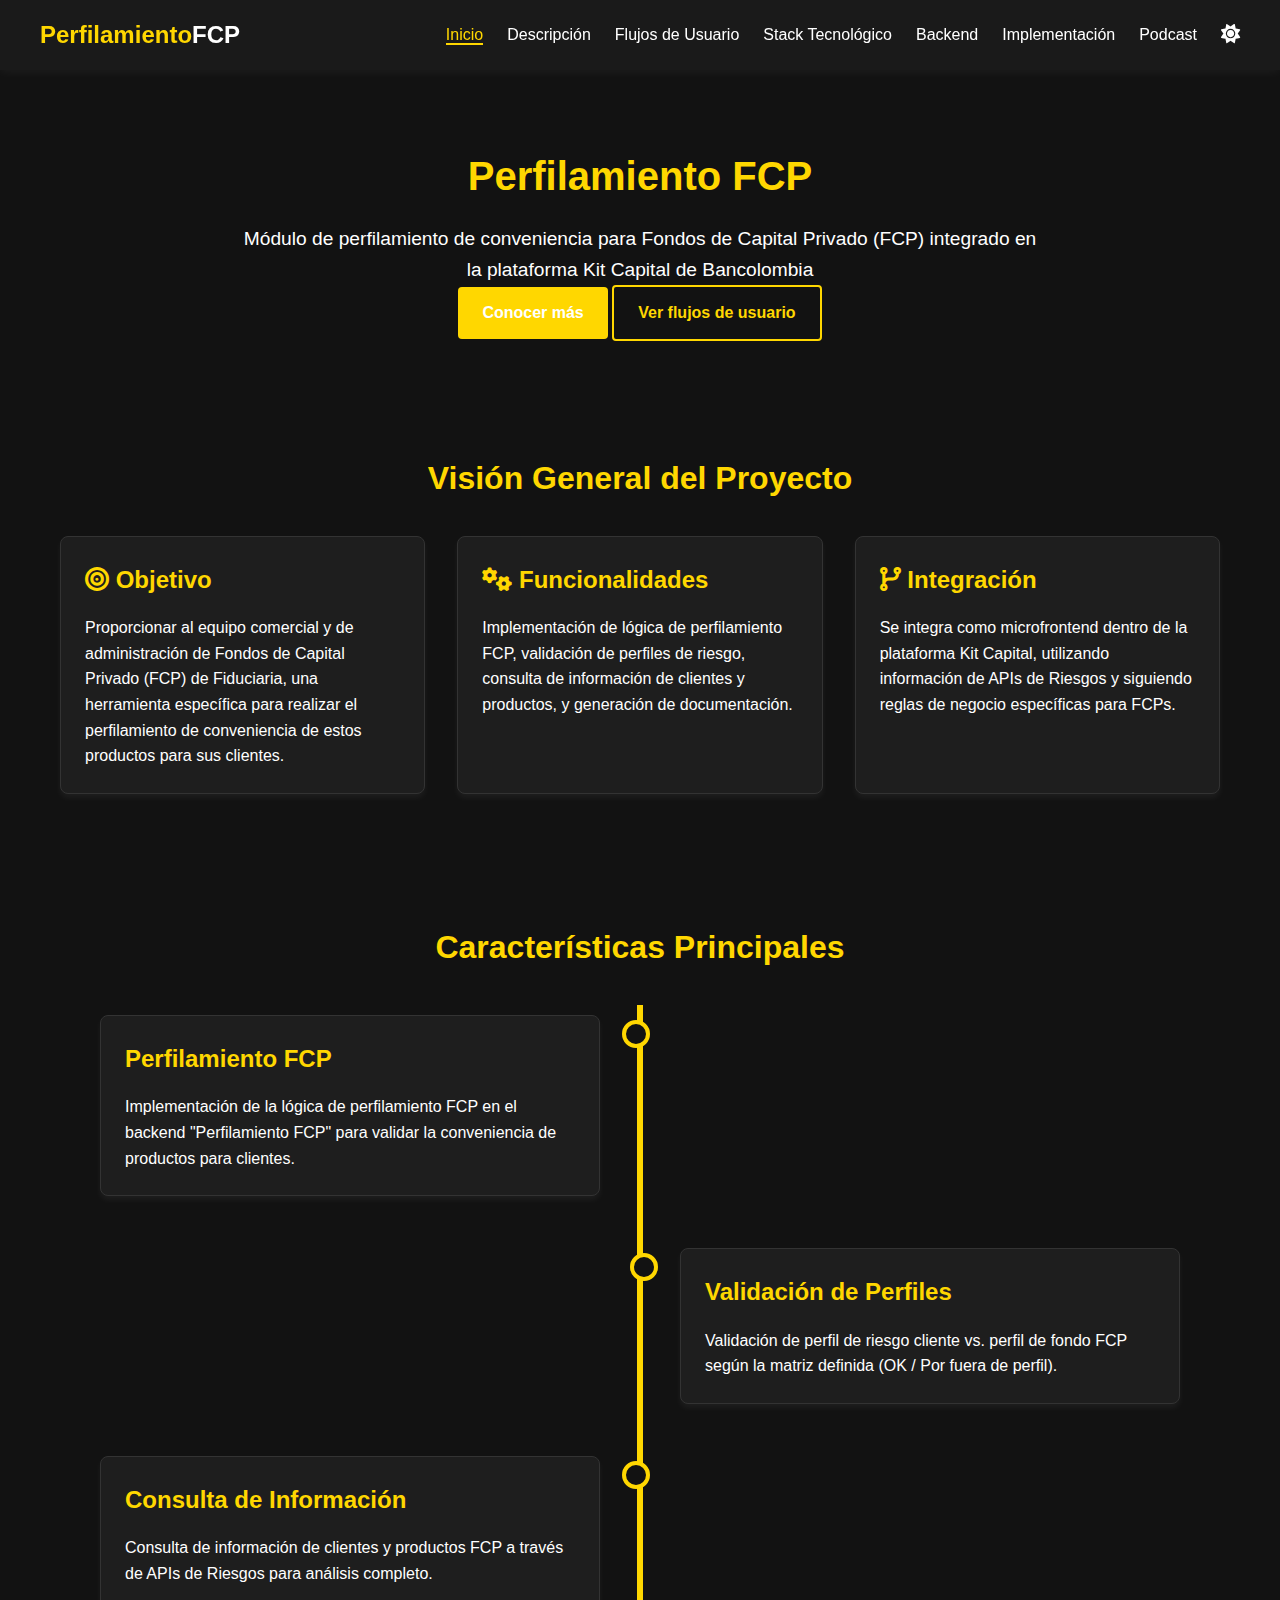
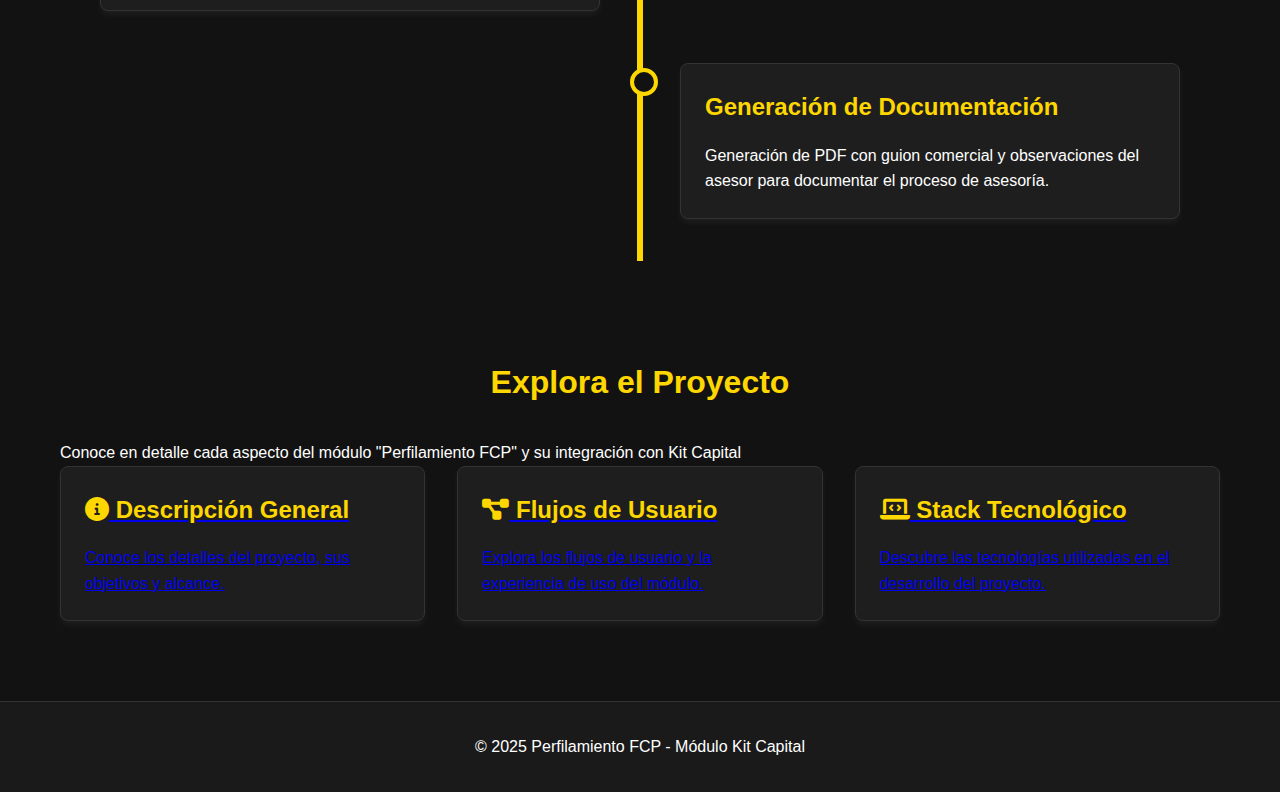
<file: index.html>
<!DOCTYPE html>
<html lang="es">
<head>
    <meta charset="UTF-8">
    <meta name="viewport" content="width=device-width, initial-scale=1.0">
    <title>Perfilamiento FCP - Módulo Kit Capital</title>
    <link rel="stylesheet" href="css/styles.css">
    <link rel="stylesheet" href="https://cdnjs.cloudflare.com/ajax/libs/font-awesome/6.0.0-beta3/css/all.min.css">
</head>
<body>
    <header>
        <div class="container header-container">
            <a href="index.html" class="logo">Perfilamiento<span>FCP</span></a>
            <button id="menu-toggle" class="menu-toggle">
                <i class="fas fa-bars"></i>
            </button>
            <nav>
                <ul>
                    <li><a href="index.html" class="active">Inicio</a></li>
                    <li><a href="descripcion.html">Descripción</a></li>
                    <li><a href="flujos.html">Flujos de Usuario</a></li>
                    <li><a href="tecnologia.html">Stack Tecnológico</a></li>
                    <li><a href="backend.html">Backend</a></li>
                    <li><a href="implementacion.html">Implementación</a></li>
                    <li><a href="podcast.html">Podcast</a></li>
                    <button id="theme-toggle" class="theme-toggle" title="Cambiar tema">
                        <i class="fas fa-moon"></i>
                    </button>
                </ul>
            </nav>
        </div>
    </header>

    <main>
        <section class="hero">
            <div class="container">
                <h1 class="fade-in">Perfilamiento FCP</h1>
                <p class="fade-in">Módulo de perfilamiento de conveniencia para Fondos de Capital Privado (FCP) integrado en la plataforma Kit Capital de Bancolombia</p>
                <div class="hero-buttons fade-in">
                    <a href="descripcion.html" class="btn">Conocer más</a>
                    <a href="flujos.html" class="btn btn-outline">Ver flujos de usuario</a>
                </div>
            </div>
        </section>

        <section class="overview">
            <div class="container">
                <h2>Visión General del Proyecto</h2>
                <div class="card-grid">
                    <div class="card fade-in">
                        <h3><i class="fas fa-bullseye"></i> Objetivo</h3>
                        <p>Proporcionar al equipo comercial y de administración de Fondos de Capital Privado (FCP) de Fiduciaria, una herramienta específica para realizar el perfilamiento de conveniencia de estos productos para sus clientes.</p>
                    </div>
                    <div class="card fade-in">
                        <h3><i class="fas fa-cogs"></i> Funcionalidades</h3>
                        <p>Implementación de lógica de perfilamiento FCP, validación de perfiles de riesgo, consulta de información de clientes y productos, y generación de documentación.</p>
                    </div>
                    <div class="card fade-in">
                        <h3><i class="fas fa-code-branch"></i> Integración</h3>
                        <p>Se integra como microfrontend dentro de la plataforma Kit Capital, utilizando información de APIs de Riesgos y siguiendo reglas de negocio específicas para FCPs.</p>
                    </div>
                </div>
            </div>
        </section>

        <section class="key-features">
            <div class="container">
                <h2>Características Principales</h2>
                <div class="timeline">
                    <div class="timeline-item fade-in">
                        <div class="card">
                            <h3>Perfilamiento FCP</h3>
                            <p>Implementación de la lógica de perfilamiento FCP en el backend "Perfilamiento FCP" para validar la conveniencia de productos para clientes.</p>
                        </div>
                    </div>
                    <div class="timeline-item fade-in">
                        <div class="card">
                            <h3>Validación de Perfiles</h3>
                            <p>Validación de perfil de riesgo cliente vs. perfil de fondo FCP según la matriz definida (OK / Por fuera de perfil).</p>
                        </div>
                    </div>
                    <div class="timeline-item fade-in">
                        <div class="card">
                            <h3>Consulta de Información</h3>
                            <p>Consulta de información de clientes y productos FCP a través de APIs de Riesgos para análisis completo.</p>
                        </div>
                    </div>
                    <div class="timeline-item fade-in">
                        <div class="card">
                            <h3>Generación de Documentación</h3>
                            <p>Generación de PDF con guion comercial y observaciones del asesor para documentar el proceso de asesoría.</p>
                        </div>
                    </div>
                </div>
            </div>
        </section>

        <section class="cta">
            <div class="container">
                <h2 class="fade-in">Explora el Proyecto</h2>
                <p class="fade-in">Conoce en detalle cada aspecto del módulo "Perfilamiento FCP" y su integración con Kit Capital</p>
                <div class="card-grid">
                    <a href="descripcion.html" class="card interactive-element fade-in">
                        <h3><i class="fas fa-info-circle"></i> Descripción General</h3>
                        <p>Conoce los detalles del proyecto, sus objetivos y alcance.</p>
                    </a>
                    <a href="flujos.html" class="card interactive-element fade-in">
                        <h3><i class="fas fa-project-diagram"></i> Flujos de Usuario</h3>
                        <p>Explora los flujos de usuario y la experiencia de uso del módulo.</p>
                    </a>
                    <a href="tecnologia.html" class="card interactive-element fade-in">
                        <h3><i class="fas fa-laptop-code"></i> Stack Tecnológico</h3>
                        <p>Descubre las tecnologías utilizadas en el desarrollo del proyecto.</p>
                    </a>
                </div>
            </div>
        </section>
    </main>

    <footer>
        <div class="container">
            <p>&copy; 2025 Perfilamiento FCP - Módulo Kit Capital</p>
        </div>
    </footer>

    <script src="js/main.js"></script>
</body>
</html>
</file>
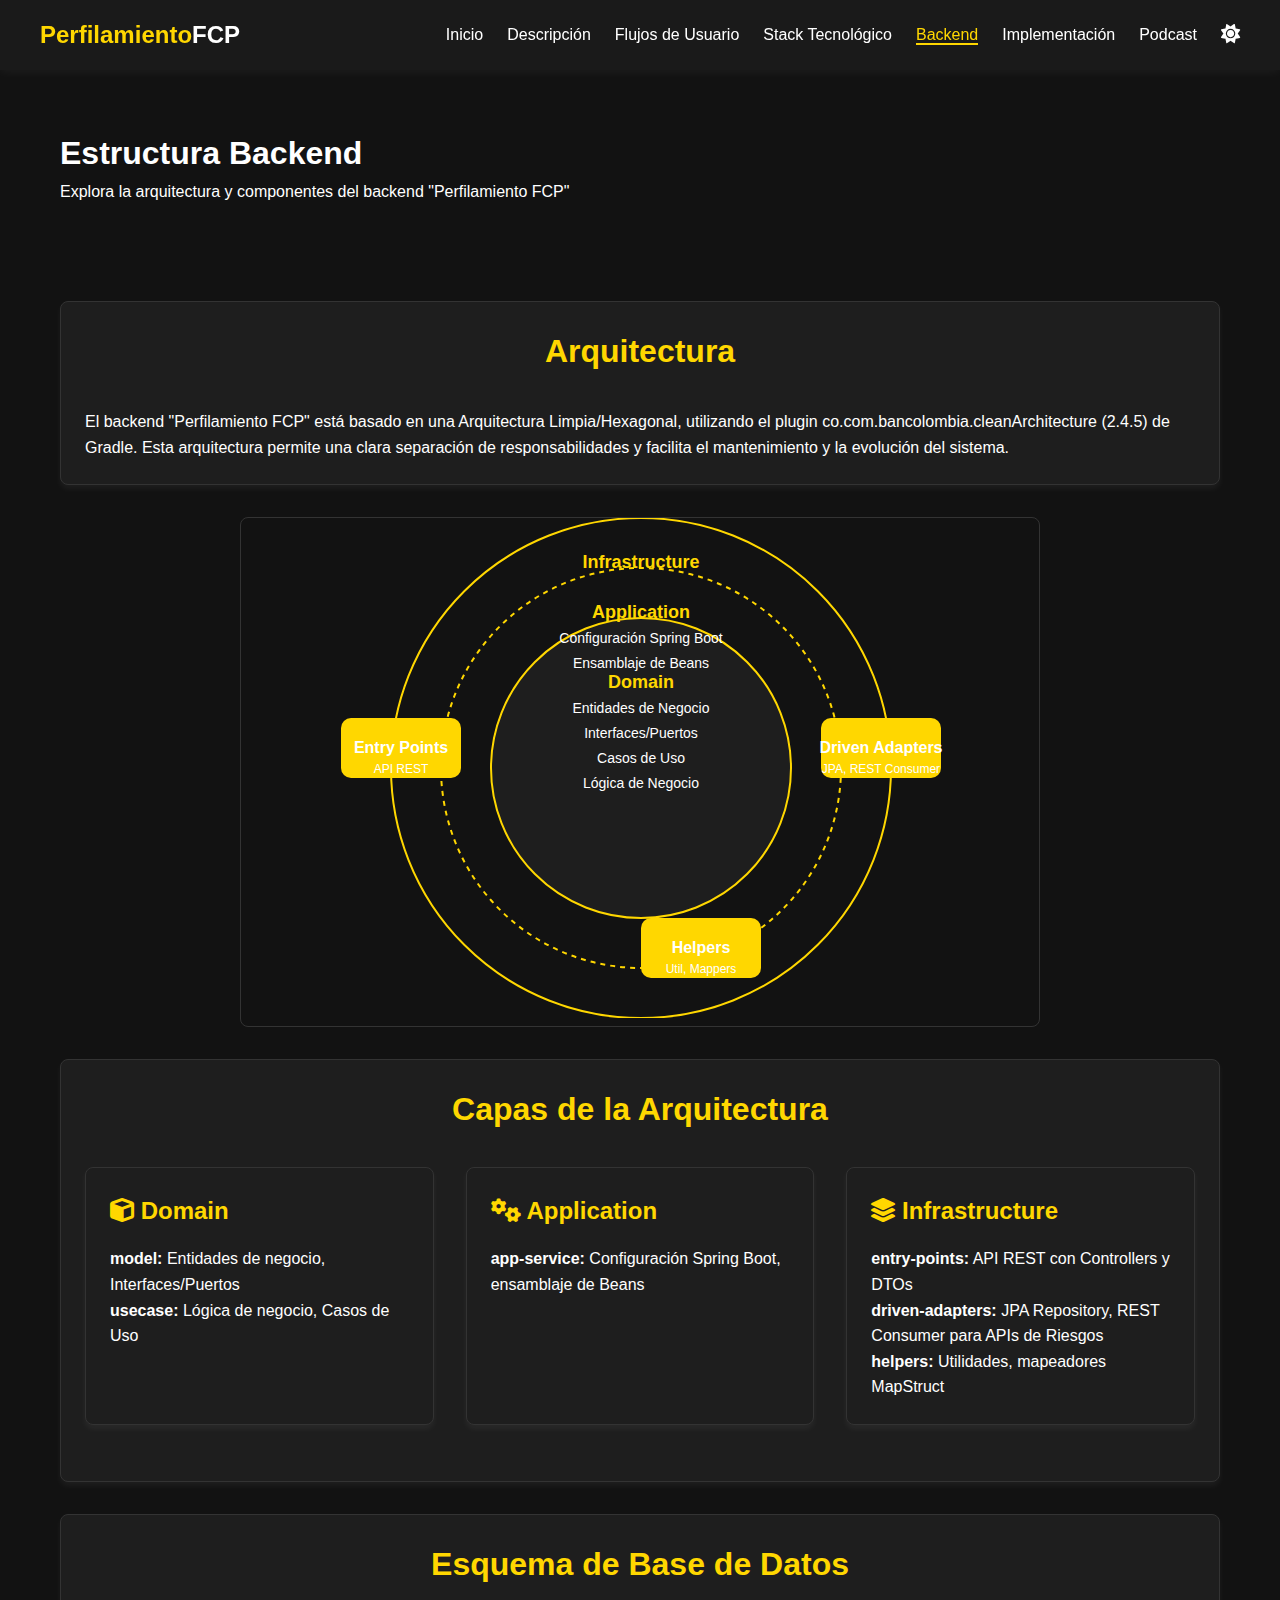
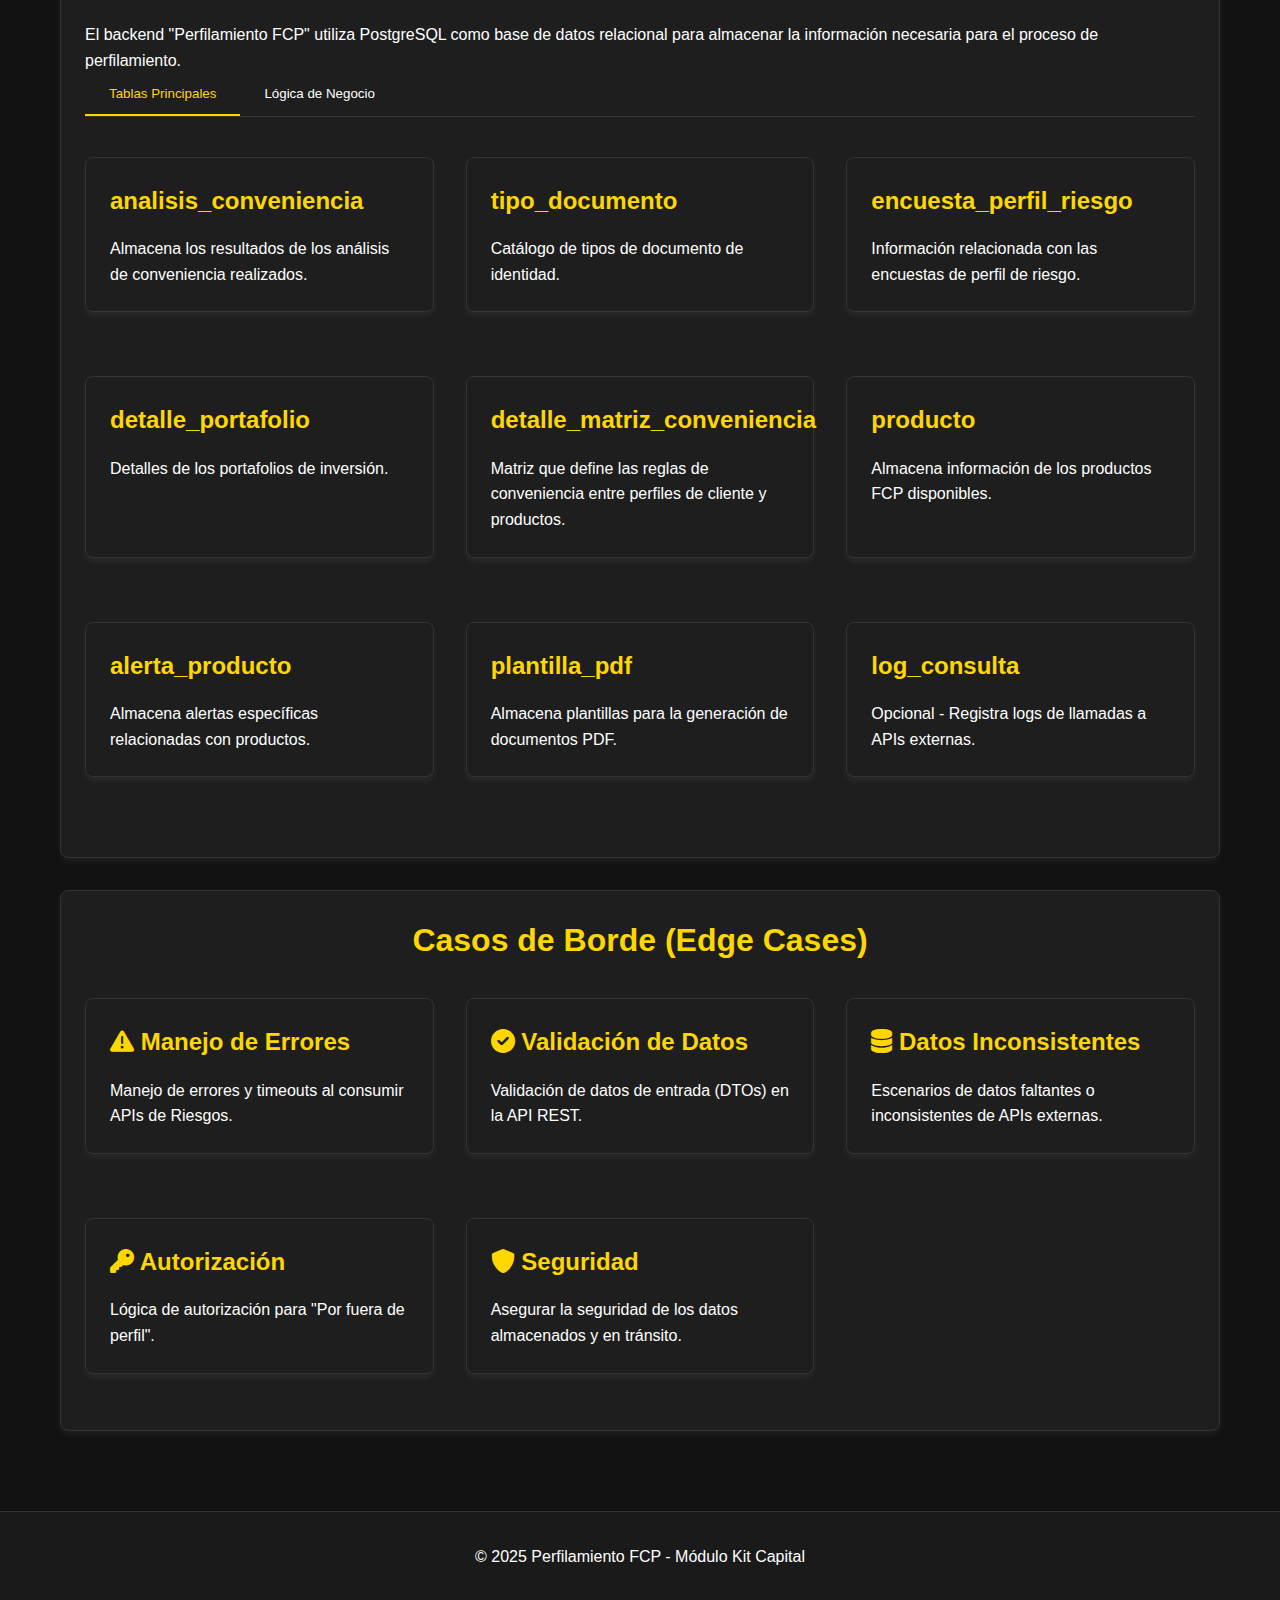
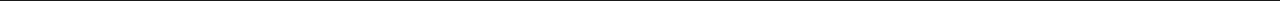
<file: backend.html>
<!DOCTYPE html>
<html lang="es">
<head>
    <meta charset="UTF-8">
    <meta name="viewport" content="width=device-width, initial-scale=1.0">
    <title>Backend - Perfilamiento FCP</title>
    <link rel="stylesheet" href="css/styles.css">
    <link rel="stylesheet" href="https://cdnjs.cloudflare.com/ajax/libs/font-awesome/6.0.0-beta3/css/all.min.css">
</head>
<body>
    <header>
        <div class="container header-container">
            <a href="index.html" class="logo">Perfilamiento<span>FCP</span></a>
            <button id="menu-toggle" class="menu-toggle">
                <i class="fas fa-bars"></i>
            </button>
            <nav>
                <ul>
                    <li><a href="index.html">Inicio</a></li>
                    <li><a href="descripcion.html">Descripción</a></li>
                    <li><a href="flujos.html">Flujos de Usuario</a></li>
                    <li><a href="tecnologia.html">Stack Tecnológico</a></li>
                    <li><a href="backend.html" class="active">Backend</a></li>
                    <li><a href="implementacion.html">Implementación</a></li>
                    <li><a href="podcast.html">Podcast</a></li>
                    <button id="theme-toggle" class="theme-toggle" title="Cambiar tema">
                        <i class="fas fa-moon"></i>
                    </button>
                </ul>
            </nav>
        </div>
    </header>

    <main>
        <section class="page-header">
            <div class="container">
                <h1 class="fade-in">Estructura Backend</h1>
                <p class="fade-in">Explora la arquitectura y componentes del backend "Perfilamiento FCP"</p>
            </div>
        </section>

        <section class="backend-structure">
            <div class="container">
                <div class="card fade-in">
                    <h2>Arquitectura</h2>
                    <p>El backend "Perfilamiento FCP" está basado en una Arquitectura Limpia/Hexagonal, utilizando el plugin co.com.bancolombia.cleanArchitecture (2.4.5) de Gradle. Esta arquitectura permite una clara separación de responsabilidades y facilita el mantenimiento y la evolución del sistema.</p>
                </div>

                <div class="diagram fade-in">
                    <svg width="800" height="500" viewBox="0 0 800 500" xmlns="http://www.w3.org/2000/svg">
                        <!-- Capa de Dominio -->
                        <circle cx="400" cy="250" r="150" fill="var(--card-bg)" stroke="var(--primary-color)" stroke-width="2" />
                        <text x="400" y="170" text-anchor="middle" fill="var(--primary-color)" font-weight="bold" font-size="18">Domain</text>
                        <text x="400" y="195" text-anchor="middle" fill="var(--text-color)" font-size="14">Entidades de Negocio</text>
                        <text x="400" y="220" text-anchor="middle" fill="var(--text-color)" font-size="14">Interfaces/Puertos</text>
                        <text x="400" y="245" text-anchor="middle" fill="var(--text-color)" font-size="14">Casos de Uso</text>
                        <text x="400" y="270" text-anchor="middle" fill="var(--text-color)" font-size="14">Lógica de Negocio</text>
                        
                        <!-- Capa de Aplicación -->
                        <circle cx="400" cy="250" r="200" fill="none" stroke="var(--primary-color)" stroke-width="2" stroke-dasharray="5,5" />
                        <text x="400" y="100" text-anchor="middle" fill="var(--primary-color)" font-weight="bold" font-size="18">Application</text>
                        <text x="400" y="125" text-anchor="middle" fill="var(--text-color)" font-size="14">Configuración Spring Boot</text>
                        <text x="400" y="150" text-anchor="middle" fill="var(--text-color)" font-size="14">Ensamblaje de Beans</text>
                        
                        <!-- Capa de Infraestructura -->
                        <circle cx="400" cy="250" r="250" fill="none" stroke="var(--primary-color)" stroke-width="2" />
                        <text x="400" y="50" text-anchor="middle" fill="var(--primary-color)" font-weight="bold" font-size="18">Infrastructure</text>
                        
                        <!-- Entry Points -->
                        <rect x="100" y="200" width="120" height="60" rx="10" fill="var(--primary-color)" />
                        <text x="160" y="235" text-anchor="middle" fill="var(--secondary-color)" font-weight="bold">Entry Points</text>
                        <text x="160" y="255" text-anchor="middle" fill="var(--secondary-color)" font-size="12">API REST</text>
                        
                        <!-- Driven Adapters -->
                        <rect x="580" y="200" width="120" height="60" rx="10" fill="var(--primary-color)" />
                        <text x="640" y="235" text-anchor="middle" fill="var(--secondary-color)" font-weight="bold">Driven Adapters</text>
                        <text x="640" y="255" text-anchor="middle" fill="var(--secondary-color)" font-size="12">JPA, REST Consumer</text>
                        
                        <!-- Helpers -->
                        <rect x="400" y="400" width="120" height="60" rx="10" fill="var(--primary-color)" />
                        <text x="460" y="435" text-anchor="middle" fill="var(--secondary-color)" font-weight="bold">Helpers</text>
                        <text x="460" y="455" text-anchor="middle" fill="var(--secondary-color)" font-size="12">Util, Mappers</text>
                    </svg>
                </div>

                <div class="card fade-in">
                    <h2>Capas de la Arquitectura</h2>
                    <div class="card-grid">
                        <div class="card">
                            <h3><i class="fas fa-cube"></i> Domain</h3>
                            <p><strong>model:</strong> Entidades de negocio, Interfaces/Puertos</p>
                            <p><strong>usecase:</strong> Lógica de negocio, Casos de Uso</p>
                        </div>
                        <div class="card">
                            <h3><i class="fas fa-cogs"></i> Application</h3>
                            <p><strong>app-service:</strong> Configuración Spring Boot, ensamblaje de Beans</p>
                        </div>
                        <div class="card">
                            <h3><i class="fas fa-layer-group"></i> Infrastructure</h3>
                            <p><strong>entry-points:</strong> API REST con Controllers y DTOs</p>
                            <p><strong>driven-adapters:</strong> JPA Repository, REST Consumer para APIs de Riesgos</p>
                            <p><strong>helpers:</strong> Utilidades, mapeadores MapStruct</p>
                        </div>
                    </div>
                </div>

                <div class="card fade-in">
                    <h2>Esquema de Base de Datos</h2>
                    <p>El backend "Perfilamiento FCP" utiliza PostgreSQL como base de datos relacional para almacenar la información necesaria para el proceso de perfilamiento.</p>
                    
                    <div class="tabs">
                        <button class="tab-btn active" data-tab="tab-tables">Tablas Principales</button>
                        <button class="tab-btn" data-tab="tab-logic">Lógica de Negocio</button>
                    </div>
                    
                    <div id="tab-tables" class="tab-content active">
                        <div class="card-grid">
                            <div class="card">
                                <h3>analisis_conveniencia</h3>
                                <p>Almacena los resultados de los análisis de conveniencia realizados.</p>
                            </div>
                            <div class="card">
                                <h3>tipo_documento</h3>
                                <p>Catálogo de tipos de documento de identidad.</p>
                            </div>
                            <div class="card">
                                <h3>encuesta_perfil_riesgo</h3>
                                <p>Información relacionada con las encuestas de perfil de riesgo.</p>
                            </div>
                            <div class="card">
                                <h3>detalle_portafolio</h3>
                                <p>Detalles de los portafolios de inversión.</p>
                            </div>
                            <div class="card">
                                <h3>detalle_matriz_conveniencia</h3>
                                <p>Matriz que define las reglas de conveniencia entre perfiles de cliente y productos.</p>
                            </div>
                            <div class="card">
                                <h3>producto</h3>
                                <p>Almacena información de los productos FCP disponibles.</p>
                            </div>
                            <div class="card">
                                <h3>alerta_producto</h3>
                                <p>Almacena alertas específicas relacionadas con productos.</p>
                            </div>
                            <div class="card">
                                <h3>plantilla_pdf</h3>
                                <p>Almacena plantillas para la generación de documentos PDF.</p>
                            </div>
                            <div class="card">
                                <h3>log_consulta</h3>
                                <p>Opcional - Registra logs de llamadas a APIs externas.</p>
                            </div>
                        </div>
                    </div>
                    
                    <div id="tab-logic" class="tab-content">
                        <div class="card">
                            <h3>Lógica de Negocio Principal</h3>
                            <ul>
                                <li><strong>Perfilamiento FCP:</strong> Implementada en los Casos de Uso (usecase). Compara perfil_riesgo_cliente con perfil_producto del FCP seleccionado, aplicando la lógica de la matriz de validación definida.</li>
                                <li><strong>Orquestación de APIs:</strong> Los Casos de Uso invocan los Gateways para llamar a las APIs de Riesgos.</li>
                                <li><strong>Generación de PDF:</strong> Un Caso de Uso o Servicio recupera la plantilla, el guion comercial y las observaciones para generar el PDF.</li>
                            </ul>
                        </div>
                        
                        <div class="card">
                            <h3>Lógica de Autenticación y Autorización</h3>
                            <ul>
                                <li><strong>Autenticación:</strong> Delegada a Azure AD (IdP) y gestionada en el frontend por MSAL.</li>
                                <li><strong>Autorización:</strong> El backend actúa como OAuth 2.0 Resource Server, validando los JWTs recibidos del frontend usando Spring Security.</li>
                            </ul>
                        </div>
                        
                        <div class="card">
                            <h3>Persistencia de Datos</h3>
                            <ul>
                                <li><strong>Tecnología:</strong> Spring Data JPA con Hibernate sobre PostgreSQL.</li>
                                <li><strong>Patrón Repositorio:</strong> Interfaces definidas en domain/model (Puertos), implementadas en infrastructure/driven-adapters/jpa-repository.</li>
                                <li><strong>Mapeo:</strong> Se utiliza MapStruct para mapear entre Entidades de Dominio y Entidades de Persistencia.</li>
                                <li><strong>Transacciones:</strong> Gestionadas declarativamente por Spring con @Transactional.</li>
                            </ul>
                        </div>
                    </div>
                </div>

                <div class="card fade-in">
                    <h2>Casos de Borde (Edge Cases)</h2>
                    <div class="card-grid">
                        <div class="card">
                            <h3><i class="fas fa-exclamation-triangle"></i> Manejo de Errores</h3>
                            <p>Manejo de errores y timeouts al consumir APIs de Riesgos.</p>
                        </div>
                        <div class="card">
                            <h3><i class="fas fa-check-circle"></i> Validación de Datos</h3>
                            <p>Validación de datos de entrada (DTOs) en la API REST.</p>
                        </div>
                        <div class="card">
                            <h3><i class="fas fa-database"></i> Datos Inconsistentes</h3>
                            <p>Escenarios de datos faltantes o inconsistentes de APIs externas.</p>
                        </div>
                        <div class="card">
                            <h3><i class="fas fa-key"></i> Autorización</h3>
                            <p>Lógica de autorización para "Por fuera de perfil".</p>
                        </div>
                        <div class="card">
                            <h3><i class="fas fa-shield-alt"></i> Seguridad</h3>
                            <p>Asegurar la seguridad de los datos almacenados y en tránsito.</p>
                        </div>
                    </div>
                </div>
            </div>
        </section>
    </main>

    <footer>
        <div class="container">
            <p>&copy; 2025 Perfilamiento FCP - Módulo Kit Capital</p>
        </div>
    </footer>

    <script src="js/main.js"></script>
</body>
</html>
</file>
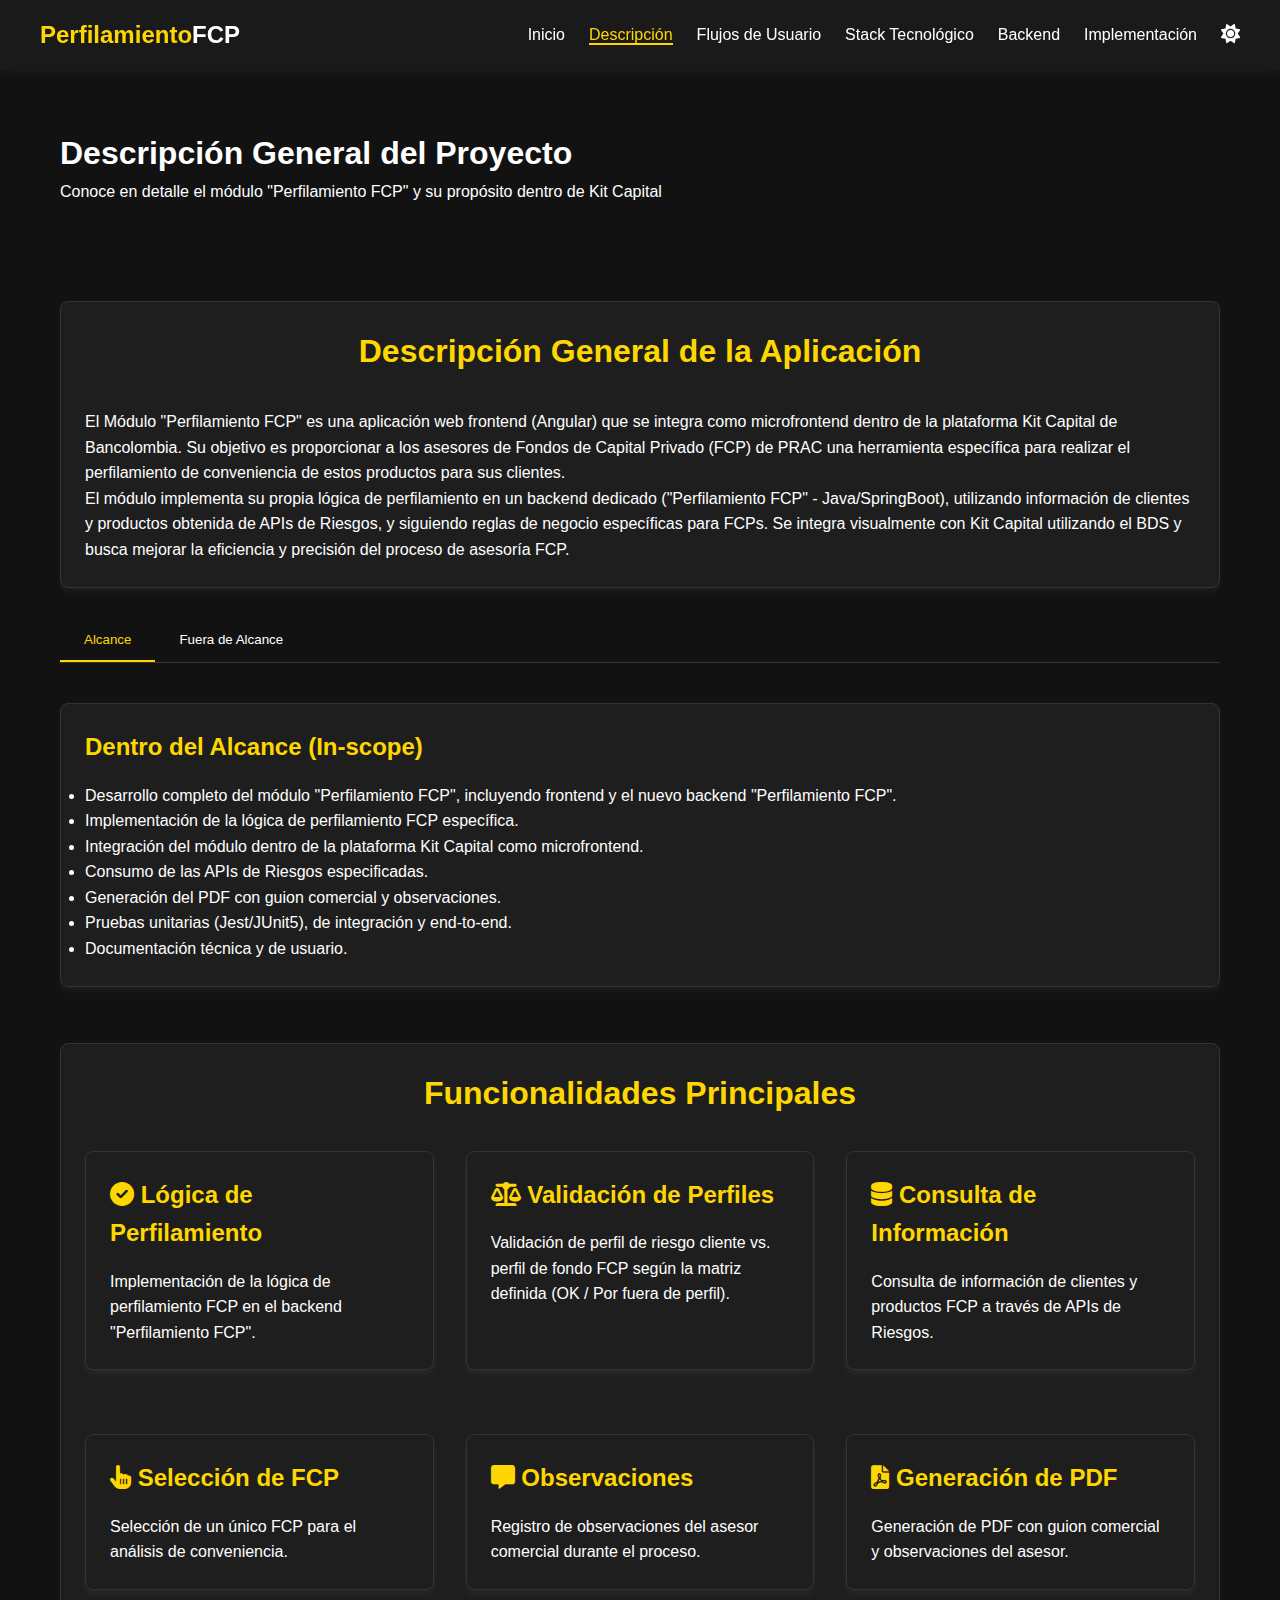
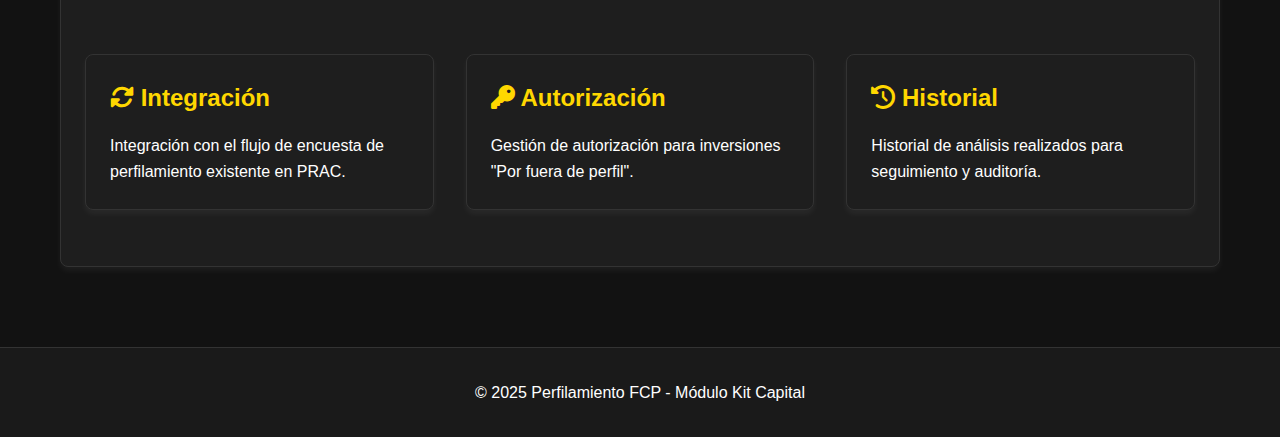
<file: descripcion.html>
<!DOCTYPE html>
<html lang="es">
<head>
    <meta charset="UTF-8">
    <meta name="viewport" content="width=device-width, initial-scale=1.0">
    <title>Descripción - Perfilamiento FCP</title>
    <link rel="stylesheet" href="css/styles.css">
    <link rel="stylesheet" href="https://cdnjs.cloudflare.com/ajax/libs/font-awesome/6.0.0-beta3/css/all.min.css">
</head>
<body>
    <header>
        <div class="container header-container">
            <a href="index.html" class="logo">Perfilamiento<span>FCP</span></a>
            <button id="menu-toggle" class="menu-toggle">
                <i class="fas fa-bars"></i>
            </button>
            <nav>
                <ul>
                    <li><a href="index.html">Inicio</a></li>
                    <li><a href="descripcion.html" class="active">Descripción</a></li>
                    <li><a href="flujos.html">Flujos de Usuario</a></li>
                    <li><a href="tecnologia.html">Stack Tecnológico</a></li>
                    <li><a href="backend.html">Backend</a></li>
                    <li><a href="implementacion.html">Implementación</a></li>
                    <button id="theme-toggle" class="theme-toggle" title="Cambiar tema">
                        <i class="fas fa-moon"></i>
                    </button>
                </ul>
            </nav>
        </div>
    </header>

    <main>
        <section class="page-header">
            <div class="container">
                <h1 class="fade-in">Descripción General del Proyecto</h1>
                <p class="fade-in">Conoce en detalle el módulo "Perfilamiento FCP" y su propósito dentro de Kit Capital</p>
            </div>
        </section>

        <section class="project-description">
            <div class="container">
                <div class="card fade-in">
                    <h2>Descripción General de la Aplicación</h2>
                    <p>El Módulo "Perfilamiento FCP" es una aplicación web frontend (Angular) que se integra como microfrontend dentro de la plataforma Kit Capital de Bancolombia. Su objetivo es proporcionar a los asesores de Fondos de Capital Privado (FCP) de PRAC una herramienta específica para realizar el perfilamiento de conveniencia de estos productos para sus clientes.</p>
                    <p>El módulo implementa su propia lógica de perfilamiento en un backend dedicado ("Perfilamiento FCP" - Java/SpringBoot), utilizando información de clientes y productos obtenida de APIs de Riesgos, y siguiendo reglas de negocio específicas para FCPs. Se integra visualmente con Kit Capital utilizando el BDS y busca mejorar la eficiencia y precisión del proceso de asesoría FCP.</p>
                </div>

                <div class="tabs fade-in">
                    <button class="tab-btn active" data-tab="tab-scope">Alcance</button>
                    <button class="tab-btn" data-tab="tab-out-scope">Fuera de Alcance</button>
                </div>

                <div id="tab-scope" class="tab-content active">
                    <div class="card">
                        <h3>Dentro del Alcance (In-scope)</h3>
                        <ul>
                            <li>Desarrollo completo del módulo "Perfilamiento FCP", incluyendo frontend y el nuevo backend "Perfilamiento FCP".</li>
                            <li>Implementación de la lógica de perfilamiento FCP específica.</li>
                            <li>Integración del módulo dentro de la plataforma Kit Capital como microfrontend.</li>
                            <li>Consumo de las APIs de Riesgos especificadas.</li>
                            <li>Generación del PDF con guion comercial y observaciones.</li>
                            <li>Pruebas unitarias (Jest/JUnit5), de integración y end-to-end.</li>
                            <li>Documentación técnica y de usuario.</li>
                        </ul>
                    </div>
                </div>

                <div id="tab-out-scope" class="tab-content">
                    <div class="card">
                        <h3>Fuera del Alcance (Out-of-scope)</h3>
                        <ul>
                            <li>Modificaciones a las APIs de Riesgos (se consumirán tal como existen).</li>
                            <li>Modificaciones al flujo de encuesta de perfilamiento de PRAC (se reutilizará).</li>
                            <li>Funcionalidades avanzadas de gestión de portafolio (simulación, edición detallada).</li>
                            <li>Integración con otros módulos de Kit Capital más allá de la autenticación y el menú.</li>
                            <li>Soporte para otros tipos de productos de inversión fuera de FCPs.</li>
                        </ul>
                    </div>
                </div>

                <div class="card fade-in">
                    <h2>Funcionalidades Principales</h2>
                    <div class="card-grid">
                        <div class="card">
                            <h3><i class="fas fa-check-circle"></i> Lógica de Perfilamiento</h3>
                            <p>Implementación de la lógica de perfilamiento FCP en el backend "Perfilamiento FCP".</p>
                        </div>
                        <div class="card">
                            <h3><i class="fas fa-balance-scale"></i> Validación de Perfiles</h3>
                            <p>Validación de perfil de riesgo cliente vs. perfil de fondo FCP según la matriz definida (OK / Por fuera de perfil).</p>
                        </div>
                        <div class="card">
                            <h3><i class="fas fa-database"></i> Consulta de Información</h3>
                            <p>Consulta de información de clientes y productos FCP a través de APIs de Riesgos.</p>
                        </div>
                        <div class="card">
                            <h3><i class="fas fa-hand-pointer"></i> Selección de FCP</h3>
                            <p>Selección de un único FCP para el análisis de conveniencia.</p>
                        </div>
                        <div class="card">
                            <h3><i class="fas fa-comment-alt"></i> Observaciones</h3>
                            <p>Registro de observaciones del asesor comercial durante el proceso.</p>
                        </div>
                        <div class="card">
                            <h3><i class="fas fa-file-pdf"></i> Generación de PDF</h3>
                            <p>Generación de PDF con guion comercial y observaciones del asesor.</p>
                        </div>
                        <div class="card">
                            <h3><i class="fas fa-sync-alt"></i> Integración</h3>
                            <p>Integración con el flujo de encuesta de perfilamiento existente en PRAC.</p>
                        </div>
                        <div class="card">
                            <h3><i class="fas fa-key"></i> Autorización</h3>
                            <p>Gestión de autorización para inversiones "Por fuera de perfil".</p>
                        </div>
                        <div class="card">
                            <h3><i class="fas fa-history"></i> Historial</h3>
                            <p>Historial de análisis realizados para seguimiento y auditoría.</p>
                        </div>
                    </div>
                </div>
            </div>
        </section>
    </main>

    <footer>
        <div class="container">
            <p>&copy; 2025 Perfilamiento FCP - Módulo Kit Capital</p>
        </div>
    </footer>

    <script src="js/main.js"></script>
</body>
</html>
</file>
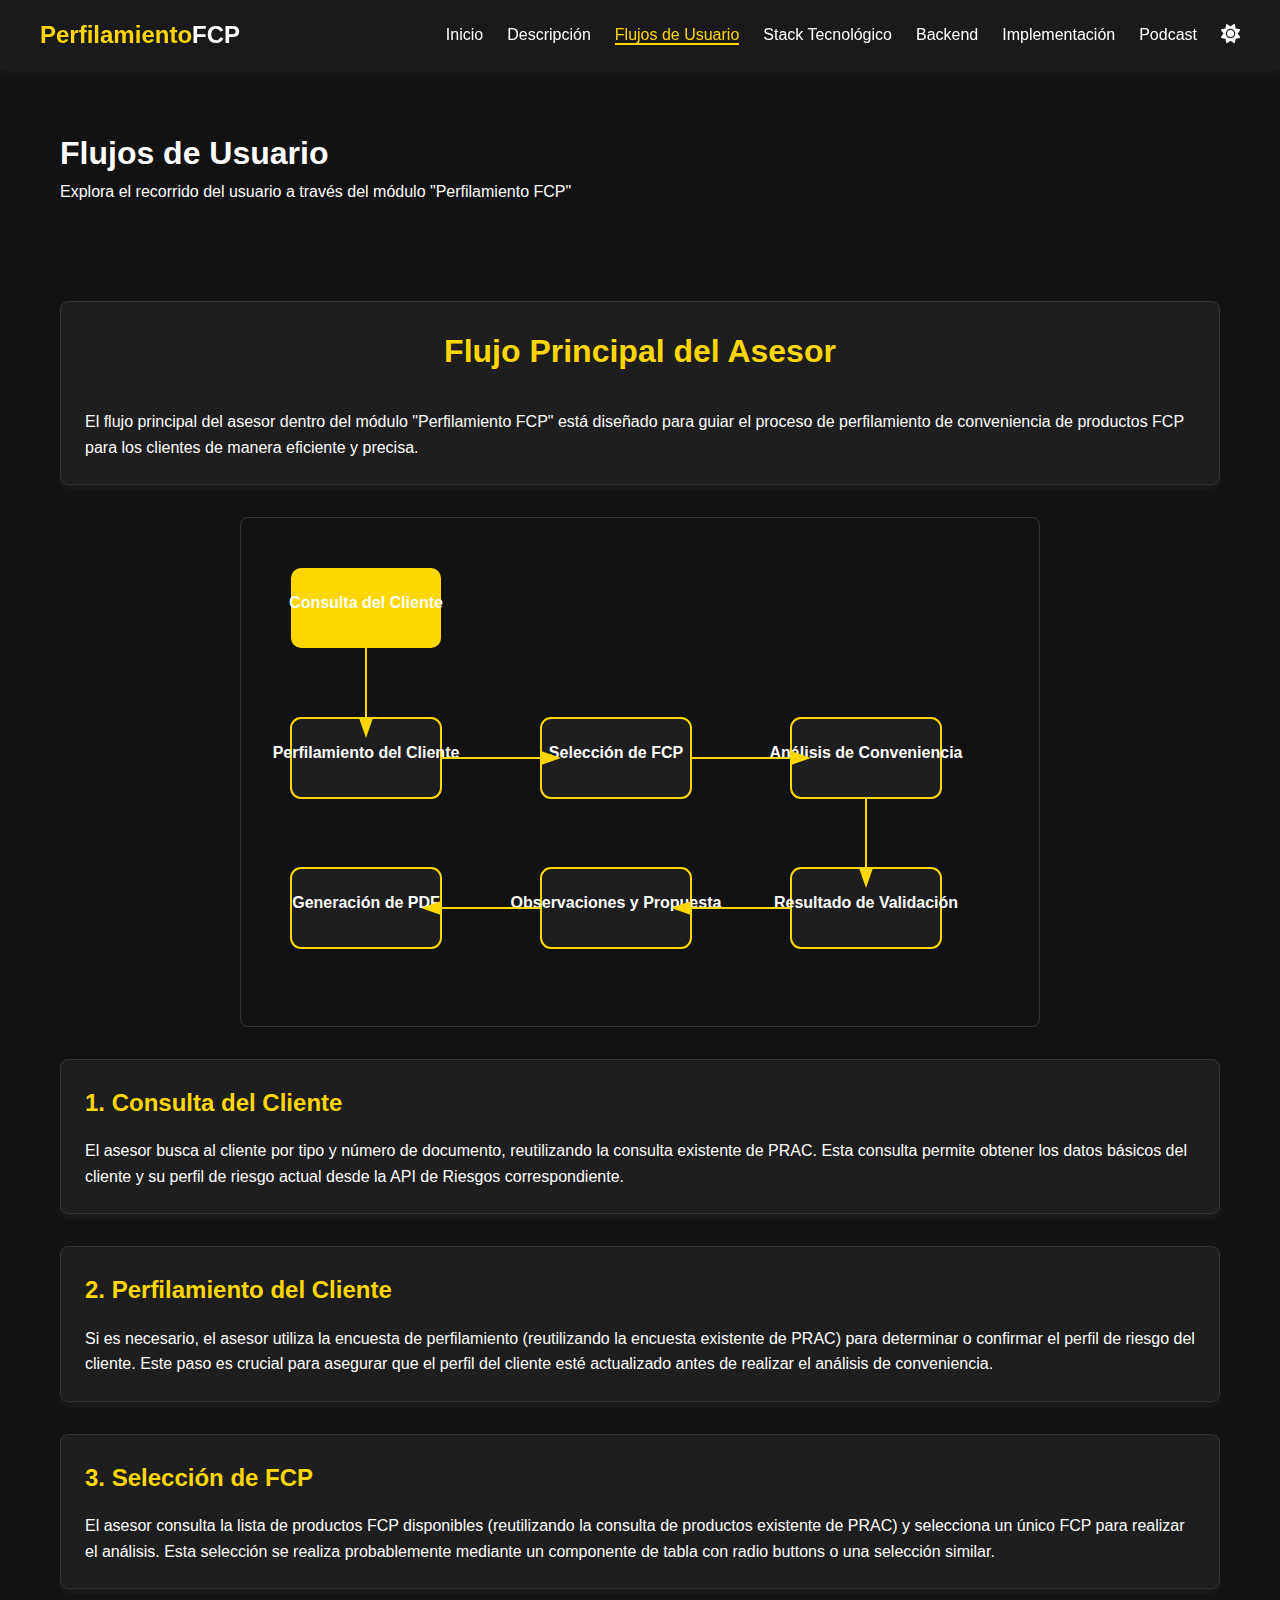
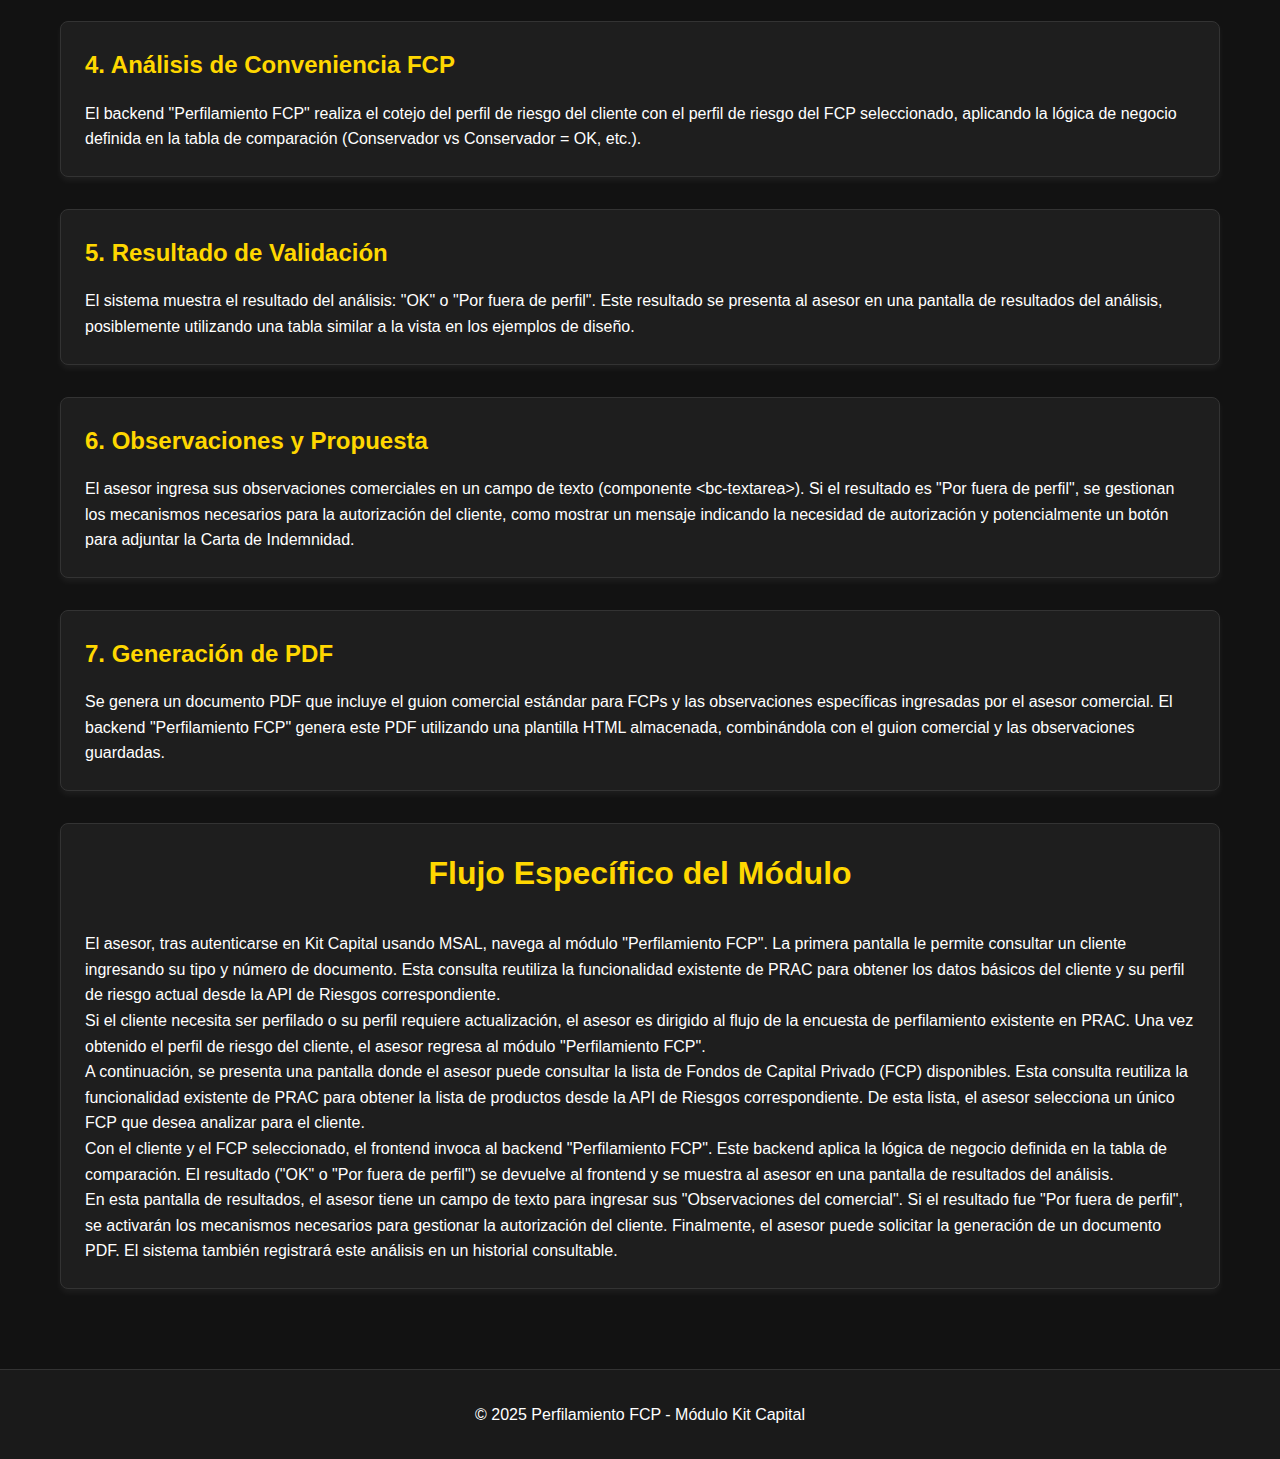
<file: flujos.html>
<!DOCTYPE html>
<html lang="es">
<head>
    <meta charset="UTF-8">
    <meta name="viewport" content="width=device-width, initial-scale=1.0">
    <title>Flujos de Usuario - Perfilamiento FCP</title>
    <link rel="stylesheet" href="css/styles.css">
    <link rel="stylesheet" href="https://cdnjs.cloudflare.com/ajax/libs/font-awesome/6.0.0-beta3/css/all.min.css">
</head>
<body>
    <header>
        <div class="container header-container">
            <a href="index.html" class="logo">Perfilamiento<span>FCP</span></a>
            <button id="menu-toggle" class="menu-toggle">
                <i class="fas fa-bars"></i>
            </button>
            <nav>
                <ul>
                    <li><a href="index.html">Inicio</a></li>
                    <li><a href="descripcion.html">Descripción</a></li>
                    <li><a href="flujos.html" class="active">Flujos de Usuario</a></li>
                    <li><a href="tecnologia.html">Stack Tecnológico</a></li>
                    <li><a href="backend.html">Backend</a></li>
                    <li><a href="implementacion.html">Implementación</a></li>
                    <li><a href="podcast.html">Podcast</a></li>
                    <button id="theme-toggle" class="theme-toggle" title="Cambiar tema">
                        <i class="fas fa-moon"></i>
                    </button>
                </ul>
            </nav>
        </div>
    </header>

    <main>
        <section class="page-header">
            <div class="container">
                <h1 class="fade-in">Flujos de Usuario</h1>
                <p class="fade-in">Explora el recorrido del usuario a través del módulo "Perfilamiento FCP"</p>
            </div>
        </section>

        <section class="user-flow">
            <div class="container">
                <div class="card fade-in">
                    <h2>Flujo Principal del Asesor</h2>
                    <p>El flujo principal del asesor dentro del módulo "Perfilamiento FCP" está diseñado para guiar el proceso de perfilamiento de conveniencia de productos FCP para los clientes de manera eficiente y precisa.</p>
                </div>

                <div class="interactive-diagram fade-in">
                    <div class="diagram">
                        <svg width="800" height="500" viewBox="0 0 800 500" xmlns="http://www.w3.org/2000/svg">
                            <!-- Nodos del diagrama -->
                            <g class="diagram-element" data-target="info-consulta">
                                <rect x="50" y="50" width="150" height="80" rx="10" fill="var(--primary-color)" />
                                <text x="125" y="90" text-anchor="middle" fill="var(--secondary-color)" font-weight="bold">Consulta del Cliente</text>
                            </g>
                            
                            <g class="diagram-element" data-target="info-perfilamiento">
                                <rect x="50" y="200" width="150" height="80" rx="10" fill="var(--card-bg)" stroke="var(--primary-color)" stroke-width="2" />
                                <text x="125" y="240" text-anchor="middle" fill="var(--text-color)" font-weight="bold">Perfilamiento del Cliente</text>
                            </g>
                            
                            <g class="diagram-element" data-target="info-seleccion">
                                <rect x="300" y="200" width="150" height="80" rx="10" fill="var(--card-bg)" stroke="var(--primary-color)" stroke-width="2" />
                                <text x="375" y="240" text-anchor="middle" fill="var(--text-color)" font-weight="bold">Selección de FCP</text>
                            </g>
                            
                            <g class="diagram-element" data-target="info-analisis">
                                <rect x="550" y="200" width="150" height="80" rx="10" fill="var(--card-bg)" stroke="var(--primary-color)" stroke-width="2" />
                                <text x="625" y="240" text-anchor="middle" fill="var(--text-color)" font-weight="bold">Análisis de Conveniencia</text>
                            </g>
                            
                            <g class="diagram-element" data-target="info-resultado">
                                <rect x="550" y="350" width="150" height="80" rx="10" fill="var(--card-bg)" stroke="var(--primary-color)" stroke-width="2" />
                                <text x="625" y="390" text-anchor="middle" fill="var(--text-color)" font-weight="bold">Resultado de Validación</text>
                            </g>
                            
                            <g class="diagram-element" data-target="info-observaciones">
                                <rect x="300" y="350" width="150" height="80" rx="10" fill="var(--card-bg)" stroke="var(--primary-color)" stroke-width="2" />
                                <text x="375" y="390" text-anchor="middle" fill="var(--text-color)" font-weight="bold">Observaciones y Propuesta</text>
                            </g>
                            
                            <g class="diagram-element" data-target="info-pdf">
                                <rect x="50" y="350" width="150" height="80" rx="10" fill="var(--card-bg)" stroke="var(--primary-color)" stroke-width="2" />
                                <text x="125" y="390" text-anchor="middle" fill="var(--text-color)" font-weight="bold">Generación de PDF</text>
                            </g>
                            
                            <!-- Flechas de conexión -->
                            <path d="M125 130 L125 200" stroke="var(--primary-color)" stroke-width="2" fill="none" marker-end="url(#arrowhead)" />
                            <path d="M200 240 L300 240" stroke="var(--primary-color)" stroke-width="2" fill="none" marker-end="url(#arrowhead)" />
                            <path d="M450 240 L550 240" stroke="var(--primary-color)" stroke-width="2" fill="none" marker-end="url(#arrowhead)" />
                            <path d="M625 280 L625 350" stroke="var(--primary-color)" stroke-width="2" fill="none" marker-end="url(#arrowhead)" />
                            <path d="M550 390 L450 390" stroke="var(--primary-color)" stroke-width="2" fill="none" marker-end="url(#arrowhead)" />
                            <path d="M300 390 L200 390" stroke="var(--primary-color)" stroke-width="2" fill="none" marker-end="url(#arrowhead)" />
                            
                            <!-- Definición de marcador de flecha -->
                            <defs>
                                <marker id="arrowhead" markerWidth="10" markerHeight="7" refX="0" refY="3.5" orient="auto">
                                    <polygon points="0 0, 10 3.5, 0 7" fill="var(--primary-color)" />
                                </marker>
                            </defs>
                        </svg>
                    </div>
                    
                    <!-- Información detallada de cada paso -->
                    <div id="info-consulta" class="diagram-info card active">
                        <h3>1. Consulta del Cliente</h3>
                        <p>El asesor busca al cliente por tipo y número de documento, reutilizando la consulta existente de PRAC. Esta consulta permite obtener los datos básicos del cliente y su perfil de riesgo actual desde la API de Riesgos correspondiente.</p>
                    </div>
                    
                    <div id="info-perfilamiento" class="diagram-info card">
                        <h3>2. Perfilamiento del Cliente</h3>
                        <p>Si es necesario, el asesor utiliza la encuesta de perfilamiento (reutilizando la encuesta existente de PRAC) para determinar o confirmar el perfil de riesgo del cliente. Este paso es crucial para asegurar que el perfil del cliente esté actualizado antes de realizar el análisis de conveniencia.</p>
                    </div>
                    
                    <div id="info-seleccion" class="diagram-info card">
                        <h3>3. Selección de FCP</h3>
                        <p>El asesor consulta la lista de productos FCP disponibles (reutilizando la consulta de productos existente de PRAC) y selecciona un único FCP para realizar el análisis. Esta selección se realiza probablemente mediante un componente de tabla con radio buttons o una selección similar.</p>
                    </div>
                    
                    <div id="info-analisis" class="diagram-info card">
                        <h3>4. Análisis de Conveniencia FCP</h3>
                        <p>El backend "Perfilamiento FCP" realiza el cotejo del perfil de riesgo del cliente con el perfil de riesgo del FCP seleccionado, aplicando la lógica de negocio definida en la tabla de comparación (Conservador vs Conservador = OK, etc.).</p>
                    </div>
                    
                    <div id="info-resultado" class="diagram-info card">
                        <h3>5. Resultado de Validación</h3>
                        <p>El sistema muestra el resultado del análisis: "OK" o "Por fuera de perfil". Este resultado se presenta al asesor en una pantalla de resultados del análisis, posiblemente utilizando una tabla similar a la vista en los ejemplos de diseño.</p>
                    </div>
                    
                    <div id="info-observaciones" class="diagram-info card">
                        <h3>6. Observaciones y Propuesta</h3>
                        <p>El asesor ingresa sus observaciones comerciales en un campo de texto (componente &lt;bc-textarea&gt;). Si el resultado es "Por fuera de perfil", se gestionan los mecanismos necesarios para la autorización del cliente, como mostrar un mensaje indicando la necesidad de autorización y potencialmente un botón para adjuntar la Carta de Indemnidad.</p>
                    </div>
                    
                    <div id="info-pdf" class="diagram-info card">
                        <h3>7. Generación de PDF</h3>
                        <p>Se genera un documento PDF que incluye el guion comercial estándar para FCPs y las observaciones específicas ingresadas por el asesor comercial. El backend "Perfilamiento FCP" genera este PDF utilizando una plantilla HTML almacenada, combinándola con el guion comercial y las observaciones guardadas.</p>
                    </div>
                </div>
                
                <div class="card fade-in">
                    <h2>Flujo Específico del Módulo</h2>
                    <p>El asesor, tras autenticarse en Kit Capital usando MSAL, navega al módulo "Perfilamiento FCP". La primera pantalla le permite consultar un cliente ingresando su tipo y número de documento. Esta consulta reutiliza la funcionalidad existente de PRAC para obtener los datos básicos del cliente y su perfil de riesgo actual desde la API de Riesgos correspondiente.</p>
                    <p>Si el cliente necesita ser perfilado o su perfil requiere actualización, el asesor es dirigido al flujo de la encuesta de perfilamiento existente en PRAC. Una vez obtenido el perfil de riesgo del cliente, el asesor regresa al módulo "Perfilamiento FCP".</p>
                    <p>A continuación, se presenta una pantalla donde el asesor puede consultar la lista de Fondos de Capital Privado (FCP) disponibles. Esta consulta reutiliza la funcionalidad existente de PRAC para obtener la lista de productos desde la API de Riesgos correspondiente. De esta lista, el asesor selecciona un único FCP que desea analizar para el cliente.</p>
                    <p>Con el cliente y el FCP seleccionado, el frontend invoca al backend "Perfilamiento FCP". Este backend aplica la lógica de negocio definida en la tabla de comparación. El resultado ("OK" o "Por fuera de perfil") se devuelve al frontend y se muestra al asesor en una pantalla de resultados del análisis.</p>
                    <p>En esta pantalla de resultados, el asesor tiene un campo de texto para ingresar sus "Observaciones del comercial". Si el resultado fue "Por fuera de perfil", se activarán los mecanismos necesarios para gestionar la autorización del cliente. Finalmente, el asesor puede solicitar la generación de un documento PDF. El sistema también registrará este análisis en un historial consultable.</p>
                </div>
            </div>
        </section>
    </main>

    <footer>
        <div class="container">
            <p>&copy; 2025 Perfilamiento FCP - Módulo Kit Capital</p>
        </div>
    </footer>

    <script src="js/main.js"></script>
</body>
</html>
</file>
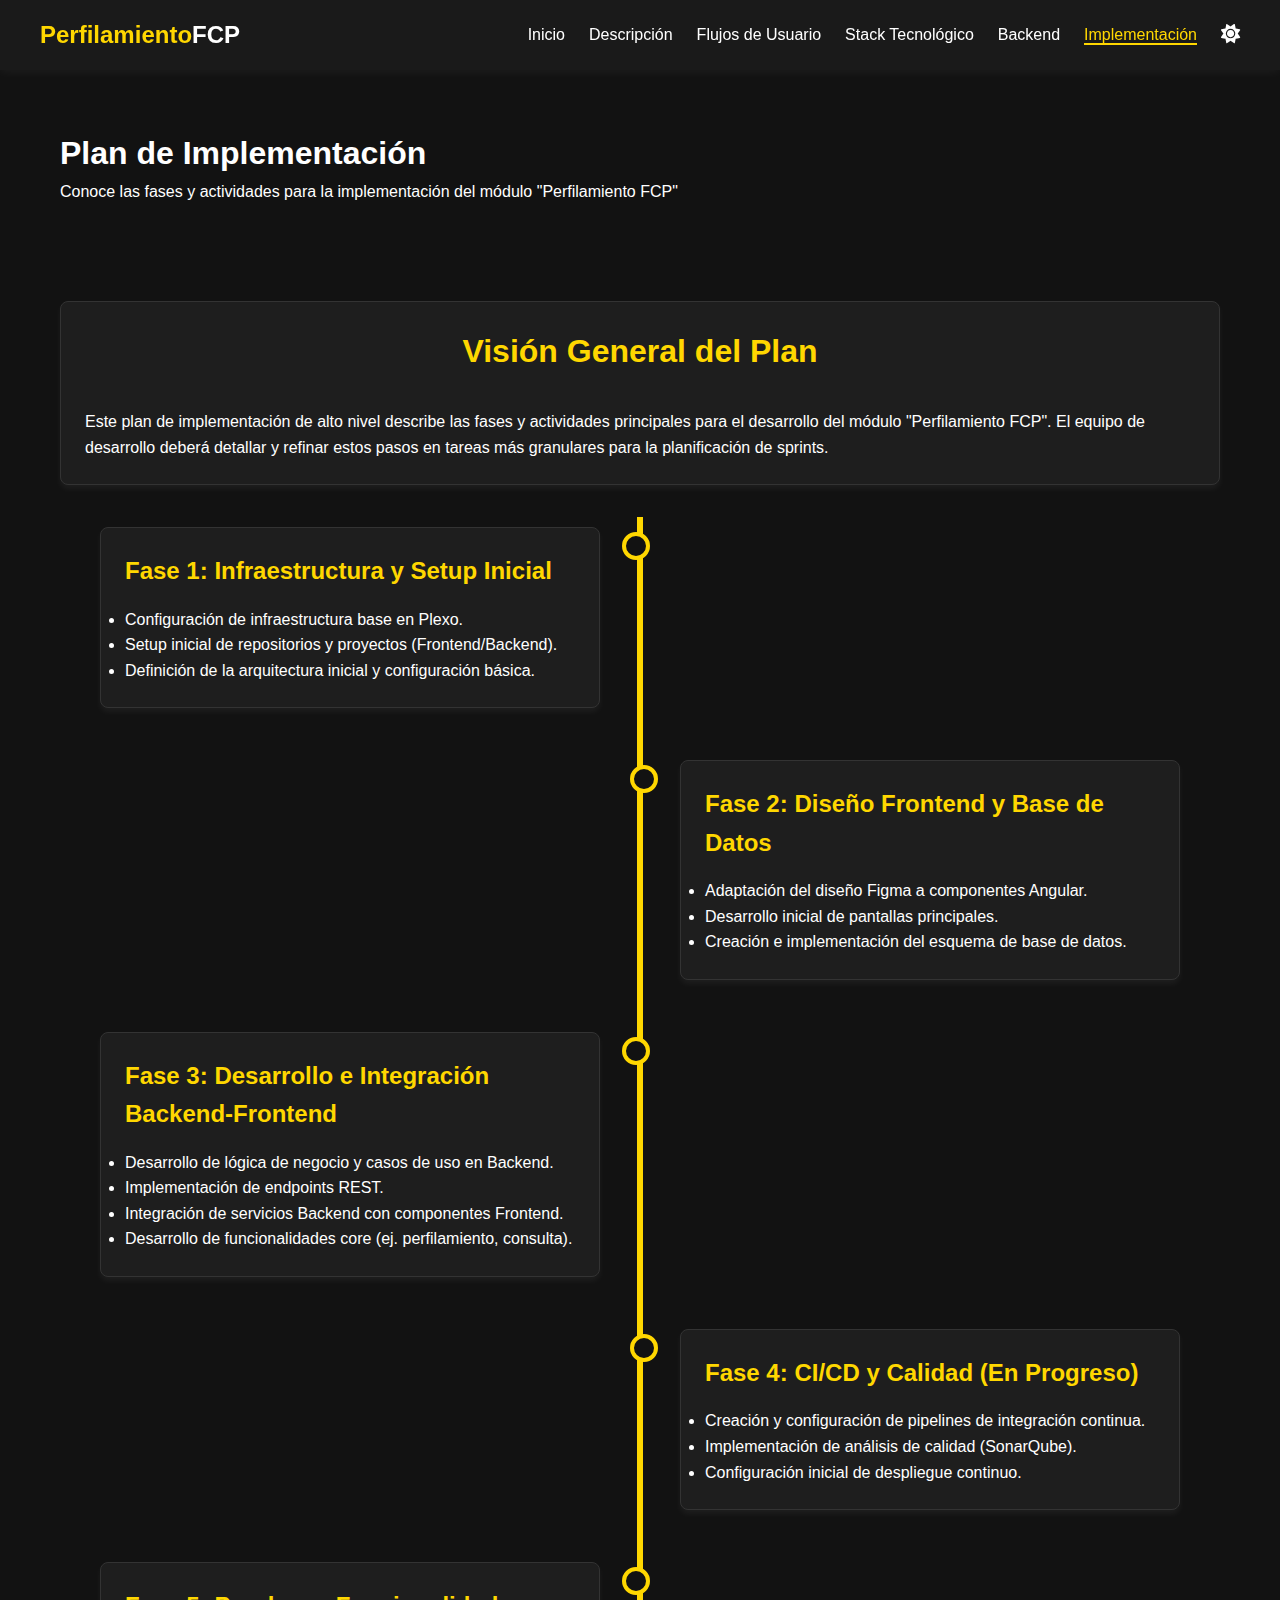
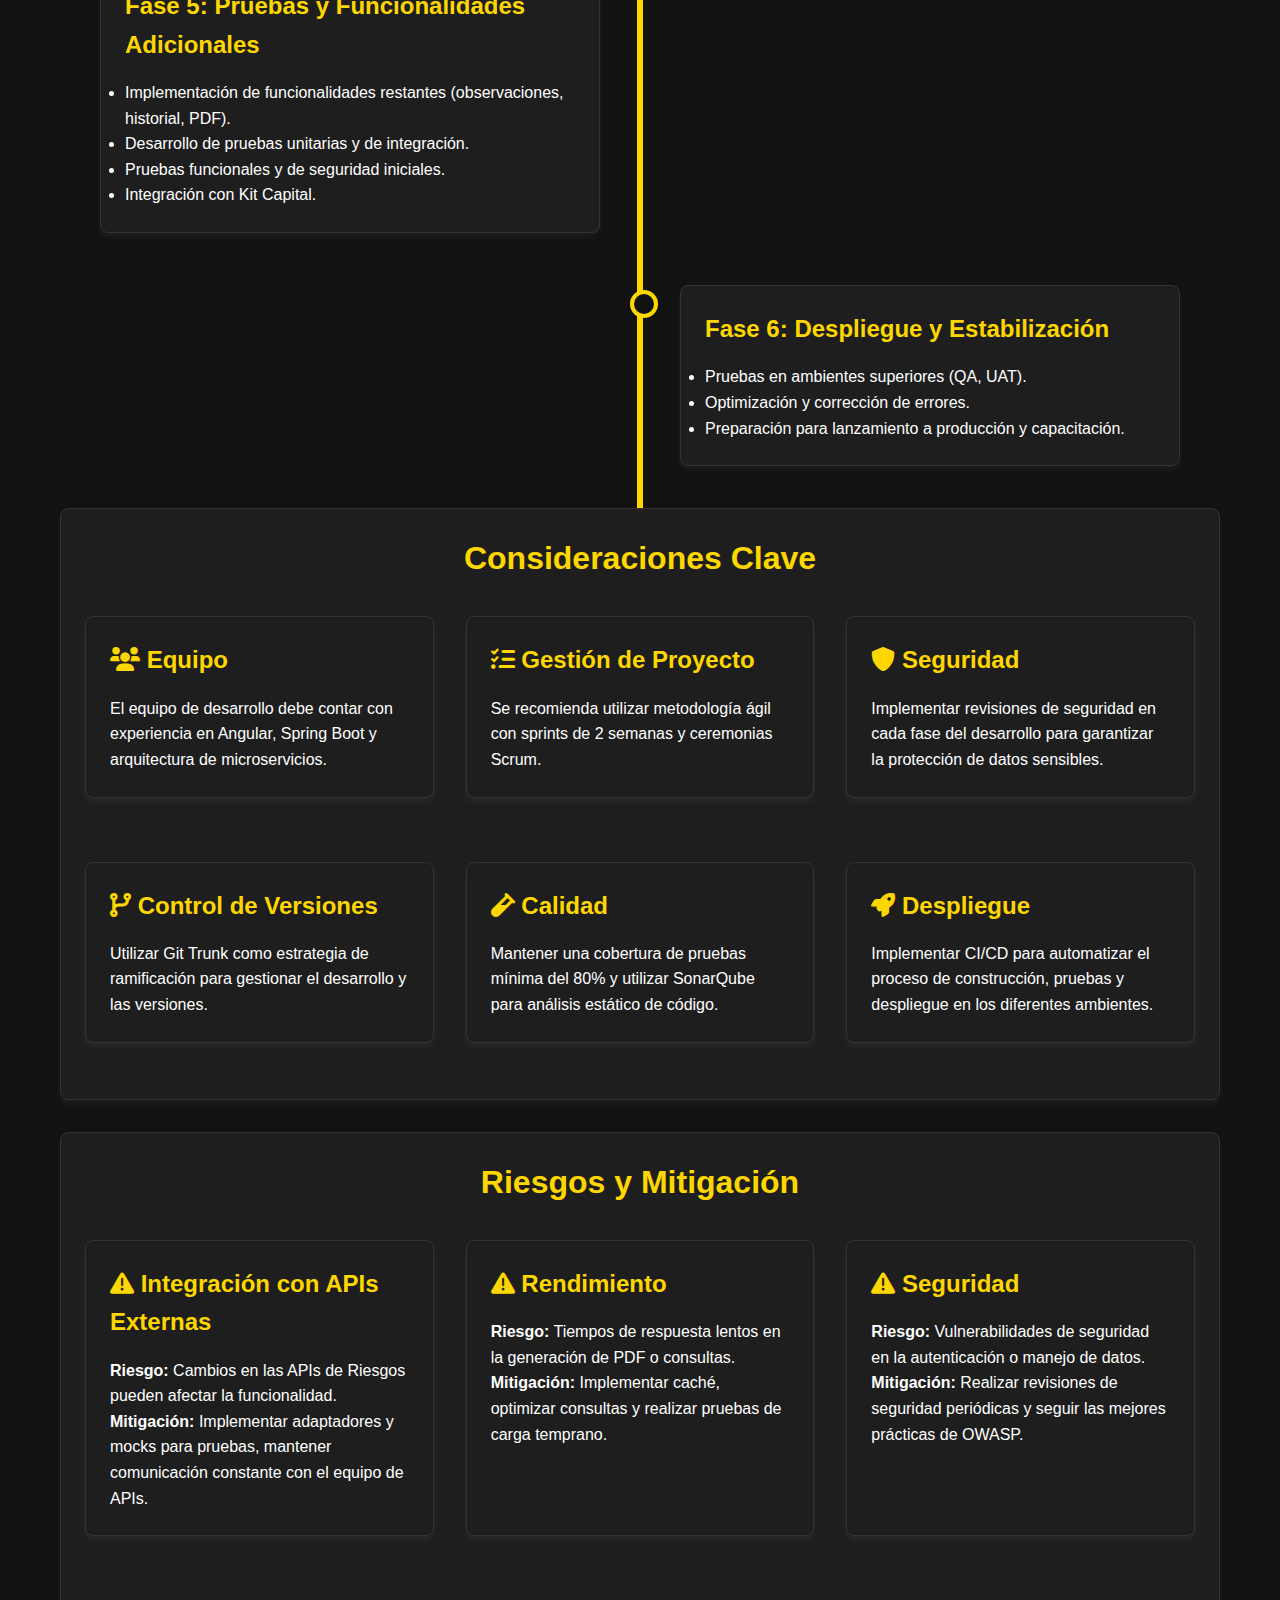
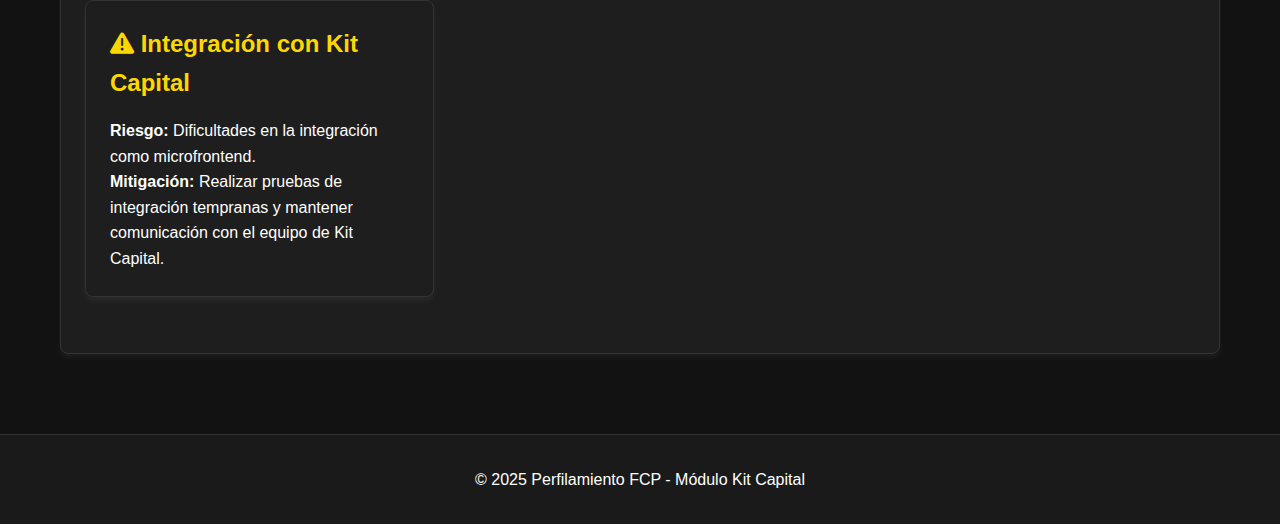
<file: implementacion.html>
<!DOCTYPE html>
<html lang="es">
<head>
    <meta charset="UTF-8">
    <meta name="viewport" content="width=device-width, initial-scale=1.0">
    <title>Implementación - Perfilamiento FCP</title>
    <link rel="stylesheet" href="css/styles.css">
    <link rel="stylesheet" href="https://cdnjs.cloudflare.com/ajax/libs/font-awesome/6.0.0-beta3/css/all.min.css">
</head>
<body>
    <header>
        <div class="container header-container">
            <a href="index.html" class="logo">Perfilamiento<span>FCP</span></a>
            <button id="menu-toggle" class="menu-toggle">
                <i class="fas fa-bars"></i>
            </button>
            <nav>
                <ul>
                    <li><a href="index.html">Inicio</a></li>
                    <li><a href="descripcion.html">Descripción</a></li>
                    <li><a href="flujos.html">Flujos de Usuario</a></li>
                    <li><a href="tecnologia.html">Stack Tecnológico</a></li>
                    <li><a href="backend.html">Backend</a></li>
                    <li><a href="implementacion.html" class="active">Implementación</a></li>
                    <button id="theme-toggle" class="theme-toggle" title="Cambiar tema">
                        <i class="fas fa-moon"></i>
                    </button>
                </ul>
            </nav>
        </div>
    </header>

    <main>
        <section class="page-header">
            <div class="container">
                <h1 class="fade-in">Plan de Implementación</h1>
                <p class="fade-in">Conoce las fases y actividades para la implementación del módulo "Perfilamiento FCP"</p>
            </div>
        </section>

        <section class="implementation-plan">
            <div class="container">
                <div class="card fade-in">
                    <h2>Visión General del Plan</h2>
                    <p>Este plan de implementación de alto nivel describe las fases y actividades principales para el desarrollo del módulo "Perfilamiento FCP". El equipo de desarrollo deberá detallar y refinar estos pasos en tareas más granulares para la planificación de sprints.</p>
                </div>

                <div class="timeline fade-in">
                    <div class="timeline-item">
                        <div class="card">
                            <h3>Fase 1: Infraestructura y Setup Inicial</h3>
                            <ul>
                                <li>Configuración de infraestructura base en Plexo.</li>
                                <li>Setup inicial de repositorios y proyectos (Frontend/Backend).</li>
                                <li>Definición de la arquitectura inicial y configuración básica.</li>
                            </ul>
                        </div>
                    </div>
                    <div class="timeline-item">
                        <div class="card">
                            <h3>Fase 2: Diseño Frontend y Base de Datos</h3>
                            <ul>
                                <li>Adaptación del diseño Figma a componentes Angular.</li>
                                <li>Desarrollo inicial de pantallas principales.</li>
                                <li>Creación e implementación del esquema de base de datos.</li>
                            </ul>
                        </div>
                    </div>
                    <div class="timeline-item">
                        <div class="card">
                            <h3>Fase 3: Desarrollo e Integración Backend-Frontend</h3>
                            <ul>
                                <li>Desarrollo de lógica de negocio y casos de uso en Backend.</li>
                                <li>Implementación de endpoints REST.</li>
                                <li>Integración de servicios Backend con componentes Frontend.</li>
                                <li>Desarrollo de funcionalidades core (ej. perfilamiento, consulta).</li>
                            </ul>
                        </div>
                    </div>
                    <div class="timeline-item">
                        <div class="card">
                            <h3>Fase 4: CI/CD y Calidad (En Progreso)</h3>
                            <ul>
                                <li>Creación y configuración de pipelines de integración continua.</li>
                                <li>Implementación de análisis de calidad (SonarQube).</li>
                                <li>Configuración inicial de despliegue continuo.</li>
                            </ul>
                        </div>
                    </div>
                    <div class="timeline-item">
                        <div class="card">
                            <h3>Fase 5: Pruebas y Funcionalidades Adicionales</h3>
                            <ul>
                                <li>Implementación de funcionalidades restantes (observaciones, historial, PDF).</li>
                                <li>Desarrollo de pruebas unitarias y de integración.</li>
                                <li>Pruebas funcionales y de seguridad iniciales.</li>
                                <li>Integración con Kit Capital.</li>
                            </ul>
                        </div>
                    </div>
                    <div class="timeline-item">
                        <div class="card">
                            <h3>Fase 6: Despliegue y Estabilización</h3>
                            <ul>
                                <li>Pruebas en ambientes superiores (QA, UAT).</li>
                                <li>Optimización y corrección de errores.</li>
                                <li>Preparación para lanzamiento a producción y capacitación.</li>
                            </ul>
                        </div>
                    </div>
                </div>

                <div class="card fade-in">
                    <h2>Consideraciones Clave</h2>
                    <div class="card-grid">
                        <div class="card">
                            <h3><i class="fas fa-users"></i> Equipo</h3>
                            <p>El equipo de desarrollo debe contar con experiencia en Angular, Spring Boot y arquitectura de microservicios.</p>
                        </div>
                        <div class="card">
                            <h3><i class="fas fa-tasks"></i> Gestión de Proyecto</h3>
                            <p>Se recomienda utilizar metodología ágil con sprints de 2 semanas y ceremonias Scrum.</p>
                        </div>
                        <div class="card">
                            <h3><i class="fas fa-shield-alt"></i> Seguridad</h3>
                            <p>Implementar revisiones de seguridad en cada fase del desarrollo para garantizar la protección de datos sensibles.</p>
                        </div>
                        <div class="card">
                            <h3><i class="fas fa-code-branch"></i> Control de Versiones</h3>
                            <p>Utilizar Git Trunk como estrategia de ramificación para gestionar el desarrollo y las versiones.</p>
                        </div>
                        <div class="card">
                            <h3><i class="fas fa-vial"></i> Calidad</h3>
                            <p>Mantener una cobertura de pruebas mínima del 80% y utilizar SonarQube para análisis estático de código.</p>
                        </div>
                        <div class="card">
                            <h3><i class="fas fa-rocket"></i> Despliegue</h3>
                            <p>Implementar CI/CD para automatizar el proceso de construcción, pruebas y despliegue en los diferentes ambientes.</p>
                        </div>
                    </div>
                </div>

                <div class="card fade-in">
                    <h2>Riesgos y Mitigación</h2>
                    <div class="card-grid">
                        <div class="card">
                            <h3><i class="fas fa-exclamation-triangle"></i> Integración con APIs Externas</h3>
                            <p><strong>Riesgo:</strong> Cambios en las APIs de Riesgos pueden afectar la funcionalidad.</p>
                            <p><strong>Mitigación:</strong> Implementar adaptadores y mocks para pruebas, mantener comunicación constante con el equipo de APIs.</p>
                        </div>
                        <div class="card">
                            <h3><i class="fas fa-exclamation-triangle"></i> Rendimiento</h3>
                            <p><strong>Riesgo:</strong> Tiempos de respuesta lentos en la generación de PDF o consultas.</p>
                            <p><strong>Mitigación:</strong> Implementar caché, optimizar consultas y realizar pruebas de carga temprano.</p>
                        </div>
                        <div class="card">
                            <h3><i class="fas fa-exclamation-triangle"></i> Seguridad</h3>
                            <p><strong>Riesgo:</strong> Vulnerabilidades de seguridad en la autenticación o manejo de datos.</p>
                            <p><strong>Mitigación:</strong> Realizar revisiones de seguridad periódicas y seguir las mejores prácticas de OWASP.</p>
                        </div>
                        <div class="card">
                            <h3><i class="fas fa-exclamation-triangle"></i> Integración con Kit Capital</h3>
                            <p><strong>Riesgo:</strong> Dificultades en la integración como microfrontend.</p>
                            <p><strong>Mitigación:</strong> Realizar pruebas de integración tempranas y mantener comunicación con el equipo de Kit Capital.</p>
                        </div>
                    </div>
                </div>
            </div>
        </section>
    </main>

    <footer>
        <div class="container">
            <p>&copy; 2025 Perfilamiento FCP - Módulo Kit Capital</p>
        </div>
    </footer>

    <script src="js/main.js"></script>
</body>
</html>
</file>
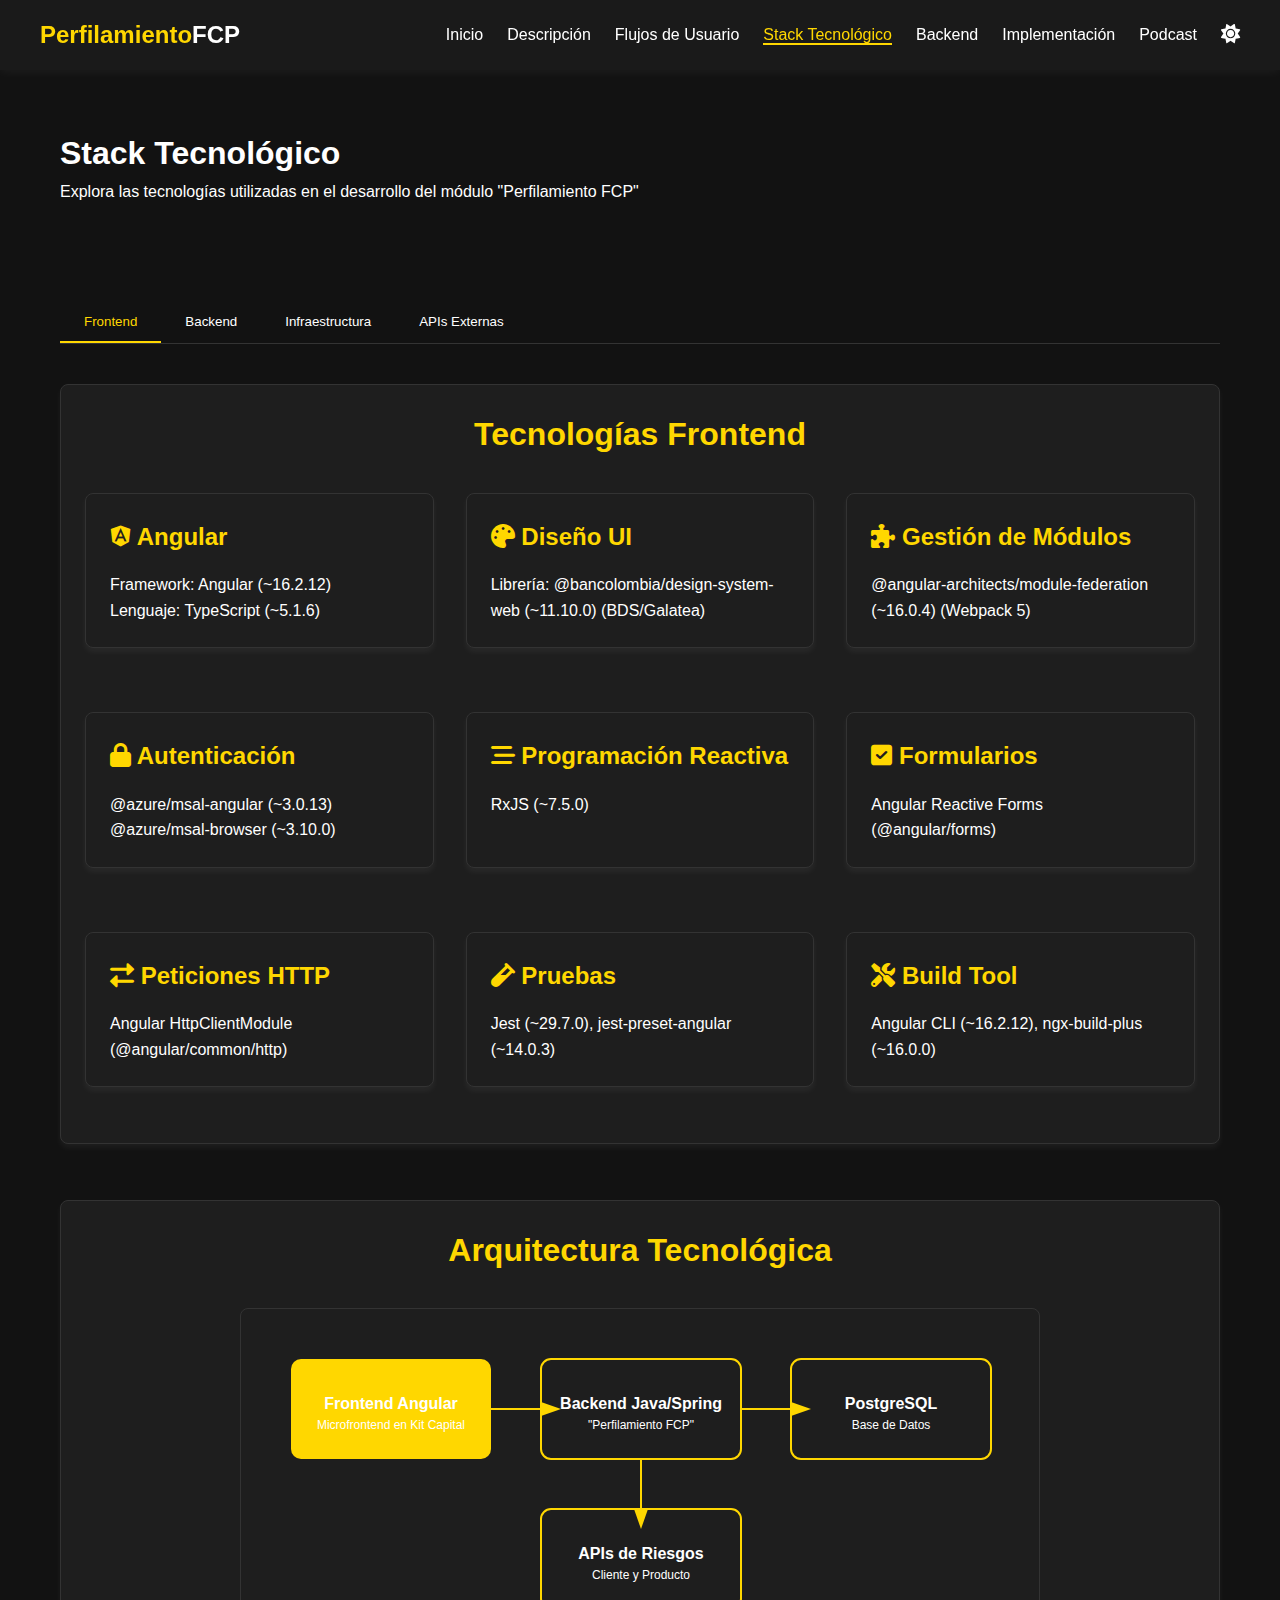
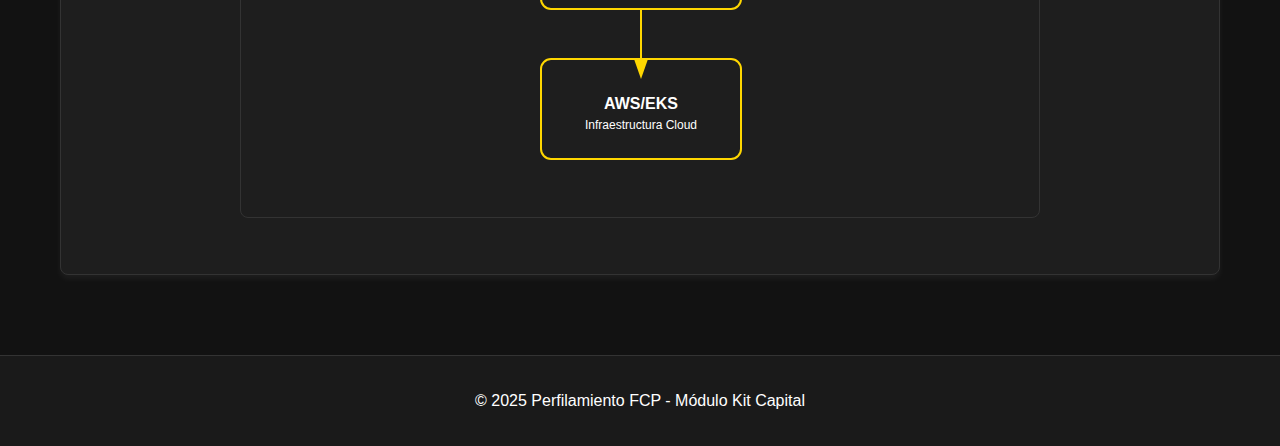
<file: tecnologia.html>
<!DOCTYPE html>
<html lang="es">
<head>
    <meta charset="UTF-8">
    <meta name="viewport" content="width=device-width, initial-scale=1.0">
    <title>Stack Tecnológico - Perfilamiento FCP</title>
    <link rel="stylesheet" href="css/styles.css">
    <link rel="stylesheet" href="https://cdnjs.cloudflare.com/ajax/libs/font-awesome/6.0.0-beta3/css/all.min.css">
</head>
<body>
    <header>
        <div class="container header-container">
            <a href="index.html" class="logo">Perfilamiento<span>FCP</span></a>
            <button id="menu-toggle" class="menu-toggle">
                <i class="fas fa-bars"></i>
            </button>
            <nav>
                <ul>
                    <li><a href="index.html">Inicio</a></li>
                    <li><a href="descripcion.html">Descripción</a></li>
                    <li><a href="flujos.html">Flujos de Usuario</a></li>
                    <li><a href="tecnologia.html" class="active">Stack Tecnológico</a></li>
                    <li><a href="backend.html">Backend</a></li>
                    <li><a href="implementacion.html">Implementación</a></li>
                    <li><a href="podcast.html">Podcast</a></li>
                    <button id="theme-toggle" class="theme-toggle" title="Cambiar tema">
                        <i class="fas fa-moon"></i>
                    </button>
                </ul>
            </nav>
        </div>
    </header>

    <main>
        <section class="page-header">
            <div class="container">
                <h1 class="fade-in">Stack Tecnológico</h1>
                <p class="fade-in">Explora las tecnologías utilizadas en el desarrollo del módulo "Perfilamiento FCP"</p>
            </div>
        </section>

        <section class="tech-stack">
            <div class="container">
                <div class="tabs fade-in">
                    <button class="tab-btn active" data-tab="tab-frontend">Frontend</button>
                    <button class="tab-btn" data-tab="tab-backend">Backend</button>
                    <button class="tab-btn" data-tab="tab-infra">Infraestructura</button>
                    <button class="tab-btn" data-tab="tab-apis">APIs Externas</button>
                </div>

                <div id="tab-frontend" class="tab-content active">
                    <div class="card">
                        <h2>Tecnologías Frontend</h2>
                        <div class="card-grid">
                            <div class="card interactive-element">
                                <h3><i class="fab fa-angular"></i> Angular</h3>
                                <p>Framework: Angular (~16.2.12)</p>
                                <p>Lenguaje: TypeScript (~5.1.6)</p>
                            </div>
                            <div class="card interactive-element">
                                <h3><i class="fas fa-palette"></i> Diseño UI</h3>
                                <p>Librería: @bancolombia/design-system-web (~11.10.0) (BDS/Galatea)</p>
                            </div>
                            <div class="card interactive-element">
                                <h3><i class="fas fa-puzzle-piece"></i> Gestión de Módulos</h3>
                                <p>@angular-architects/module-federation (~16.0.4) (Webpack 5)</p>
                            </div>
                            <div class="card interactive-element">
                                <h3><i class="fas fa-lock"></i> Autenticación</h3>
                                <p>@azure/msal-angular (~3.0.13)</p>
                                <p>@azure/msal-browser (~3.10.0)</p>
                            </div>
                            <div class="card interactive-element">
                                <h3><i class="fas fa-stream"></i> Programación Reactiva</h3>
                                <p>RxJS (~7.5.0)</p>
                            </div>
                            <div class="card interactive-element">
                                <h3><i class="fas fa-check-square"></i> Formularios</h3>
                                <p>Angular Reactive Forms (@angular/forms)</p>
                            </div>
                            <div class="card interactive-element">
                                <h3><i class="fas fa-exchange-alt"></i> Peticiones HTTP</h3>
                                <p>Angular HttpClientModule (@angular/common/http)</p>
                            </div>
                            <div class="card interactive-element">
                                <h3><i class="fas fa-vial"></i> Pruebas</h3>
                                <p>Jest (~29.7.0), jest-preset-angular (~14.0.3)</p>
                            </div>
                            <div class="card interactive-element">
                                <h3><i class="fas fa-tools"></i> Build Tool</h3>
                                <p>Angular CLI (~16.2.12), ngx-build-plus (~16.0.0)</p>
                            </div>
                        </div>
                    </div>
                </div>

                <div id="tab-backend" class="tab-content">
                    <div class="card">
                        <h2>Tecnologías Backend ("Perfilamiento FCP")</h2>
                        <div class="card-grid">
                            <div class="card interactive-element">
                                <h3><i class="fab fa-java"></i> Lenguaje</h3>
                                <p>Java (JDK 11)</p>
                            </div>
                            <div class="card interactive-element">
                                <h3><i class="fas fa-leaf"></i> Framework</h3>
                                <p>Spring Boot (2.7.6)</p>
                            </div>
                            <div class="card interactive-element">
                                <h3><i class="fas fa-shield-alt"></i> Seguridad</h3>
                                <p>Spring Security (OAuth2 Resource Server)</p>
                            </div>
                            <div class="card interactive-element">
                                <h3><i class="fas fa-database"></i> Persistencia</h3>
                                <p>Spring Data JPA (Hibernate)</p>
                                <p>Base de Datos: PostgreSQL</p>
                            </div>
                            <div class="card interactive-element">
                                <h3><i class="fas fa-server"></i> API</h3>
                                <p>RESTful APIs (Spring Web MVC)</p>
                            </div>
                            <div class="card interactive-element">
                                <h3><i class="fas fa-cogs"></i> Build Tool</h3>
                                <p>Gradle (7.4.2)</p>
                            </div>
                            <div class="card interactive-element">
                                <h3><i class="fas fa-tools"></i> Utilidades</h3>
                                <p>Lombok (~1.18.24), MapStruct</p>
                            </div>
                            <div class="card interactive-element">
                                <h3><i class="fas fa-vial"></i> Pruebas</h3>
                                <p>JUnit 5, Mockito, AssertJ, Spring Test, JaCoCo (0.8.8)</p>
                            </div>
                        </div>
                    </div>
                </div>

                <div id="tab-infra" class="tab-content">
                    <div class="card">
                        <h2>Infraestructura y Despliegue</h2>
                        <div class="card-grid">
                            <div class="card interactive-element">
                                <h3><i class="fab fa-aws"></i> Plataforma Cloud</h3>
                                <p>Amazon Web Services (AWS)</p>
                            </div>
                            <div class="card interactive-element">
                                <h3><i class="fas fa-dharmachakra"></i> Orquestación de Contenedores</h3>
                                <p>Amazon Elastic Kubernetes Service (EKS)</p>
                            </div>
                            <div class="card interactive-element">
                                <h3><i class="fas fa-globe"></i> Red de Distribución</h3>
                                <p>Cloudfront Web Distribution</p>
                            </div>
                            <div class="card interactive-element">
                                <h3><i class="fas fa-rocket"></i> Plataforma de Despliegue</h3>
                                <p>Plexo (Bancolombia)</p>
                            </div>
                            <div class="card interactive-element">
                                <h3><i class="fas fa-code-branch"></i> Repositorio y CI/CD</h3>
                                <p>Azure DevOps (Git, Azure Pipelines)</p>
                            </div>
                            <div class="card interactive-element">
                                <h3><i class="fas fa-search"></i> Análisis de Calidad</h3>
                                <p>SonarQube</p>
                            </div>
                            <div class="card interactive-element">
                                <h3><i class="fas fa-box"></i> Registro de Contenedores</h3>
                                <p>Artifactory o Azure Container Registry (ACR)</p>
                            </div>
                            <div class="card interactive-element">
                                <h3><i class="fas fa-archive"></i> Gestión de Artefactos</h3>
                                <p>Artifactory</p>
                            </div>
                        </div>
                    </div>
                </div>

                <div id="tab-apis" class="tab-content">
                    <div class="card">
                        <h2>APIs Externas</h2>
                        <p>El backend "Perfilamiento FCP" consume las siguientes APIs externas para obtener información necesaria para el proceso de perfilamiento:</p>
                        <div class="card-grid">
                            <div class="card interactive-element">
                                <h3><i class="fas fa-user"></i> API de Riesgos (Cliente)</h3>
                                <p>Proporciona información del cliente y su perfil de riesgo actual.</p>
                            </div>
                            <div class="card interactive-element">
                                <h3><i class="fas fa-chart-line"></i> API de Riesgos (Producto)</h3>
                                <p>Proporciona información de los productos FCP y su perfil de riesgo.</p>
                            </div>
                        </div>
                    </div>
                </div>

                <div class="card fade-in">
                    <h2>Arquitectura Tecnológica</h2>
                    <div class="diagram">
                        <svg width="800" height="500" viewBox="0 0 800 500" xmlns="http://www.w3.org/2000/svg">
                            <!-- Frontend -->
                            <rect x="50" y="50" width="200" height="100" rx="10" fill="var(--primary-color)" />
                            <text x="150" y="100" text-anchor="middle" fill="var(--secondary-color)" font-weight="bold">Frontend Angular</text>
                            <text x="150" y="120" text-anchor="middle" fill="var(--secondary-color)" font-size="12">Microfrontend en Kit Capital</text>
                            
                            <!-- Backend -->
                            <rect x="300" y="50" width="200" height="100" rx="10" fill="var(--card-bg)" stroke="var(--primary-color)" stroke-width="2" />
                            <text x="400" y="100" text-anchor="middle" fill="var(--text-color)" font-weight="bold">Backend Java/Spring</text>
                            <text x="400" y="120" text-anchor="middle" fill="var(--text-color)" font-size="12">"Perfilamiento FCP"</text>
                            
                            <!-- Base de Datos -->
                            <rect x="550" y="50" width="200" height="100" rx="10" fill="var(--card-bg)" stroke="var(--primary-color)" stroke-width="2" />
                            <text x="650" y="100" text-anchor="middle" fill="var(--text-color)" font-weight="bold">PostgreSQL</text>
                            <text x="650" y="120" text-anchor="middle" fill="var(--text-color)" font-size="12">Base de Datos</text>
                            
                            <!-- APIs Externas -->
                            <rect x="300" y="200" width="200" height="100" rx="10" fill="var(--card-bg)" stroke="var(--primary-color)" stroke-width="2" />
                            <text x="400" y="250" text-anchor="middle" fill="var(--text-color)" font-weight="bold">APIs de Riesgos</text>
                            <text x="400" y="270" text-anchor="middle" fill="var(--text-color)" font-size="12">Cliente y Producto</text>
                            
                            <!-- Infraestructura -->
                            <rect x="300" y="350" width="200" height="100" rx="10" fill="var(--card-bg)" stroke="var(--primary-color)" stroke-width="2" />
                            <text x="400" y="400" text-anchor="middle" fill="var(--text-color)" font-weight="bold">AWS/EKS</text>
                            <text x="400" y="420" text-anchor="middle" fill="var(--text-color)" font-size="12">Infraestructura Cloud</text>
                            
                            <!-- Conexiones -->
                            <path d="M250 100 L300 100" stroke="var(--primary-color)" stroke-width="2" fill="none" marker-end="url(#arrowhead)" />
                            <path d="M500 100 L550 100" stroke="var(--primary-color)" stroke-width="2" fill="none" marker-end="url(#arrowhead)" />
                            <path d="M400 150 L400 200" stroke="var(--primary-color)" stroke-width="2" fill="none" marker-end="url(#arrowhead)" />
                            <path d="M400 300 L400 350" stroke="var(--primary-color)" stroke-width="2" fill="none" marker-end="url(#arrowhead)" />
                            
                            <!-- Definición de marcador de flecha -->
                            <defs>
                                <marker id="arrowhead" markerWidth="10" markerHeight="7" refX="0" refY="3.5" orient="auto">
                                    <polygon points="0 0, 10 3.5, 0 7" fill="var(--primary-color)" />
                                </marker>
                            </defs>
                        </svg>
                    </div>
                </div>
            </div>
        </section>
    </main>

    <footer>
        <div class="container">
            <p>&copy; 2025 Perfilamiento FCP - Módulo Kit Capital</p>
        </div>
    </footer>

    <script src="js/main.js"></script>
</body>
</html>
</file>
<file: css/styles.css>
:root {
  /* Modo claro */
  --primary-color: #FFD700; /* Amarillo */
  --secondary-color: #000000; /* Negro */
  --background-color: #FFFFFF; /* Blanco */
  --text-color: #000000; /* Negro */
  --accent-color: #FFD700; /* Amarillo */
  --card-bg: #f5f5f5;
  --shadow-color: rgba(0, 0, 0, 0.1);
  --border-color: #e0e0e0;
  --header-bg: #f8f8f8;
  --footer-bg: #f8f8f8;
}

[data-theme="dark"] {
  /* Modo oscuro */
  --primary-color: #FFD700; /* Amarillo */
  --secondary-color: #FFFFFF; /* Blanco */
  --background-color: #121212; /* Negro oscuro */
  --text-color: #FFFFFF; /* Blanco */
  --accent-color: #FFD700; /* Amarillo */
  --card-bg: #1e1e1e;
  --shadow-color: rgba(255, 255, 255, 0.05);
  --border-color: #333333;
  --header-bg: #1a1a1a;
  --footer-bg: #1a1a1a;
}

* {
  margin: 0;
  padding: 0;
  box-sizing: border-box;
  transition: background-color 0.3s ease, color 0.3s ease;
}

body {
  font-family: 'Segoe UI', Tahoma, Geneva, Verdana, sans-serif;
  background-color: var(--background-color);
  color: var(--text-color);
  line-height: 1.6;
}

.container {
  width: 100%;
  max-width: 1200px;
  margin: 0 auto;
  padding: 0 20px;
}

/* Header */
header {
  background-color: var(--header-bg);
  box-shadow: 0 2px 10px var(--shadow-color);
  position: fixed;
  width: 100%;
  top: 0;
  z-index: 1000;
}

.header-container {
  display: flex;
  justify-content: space-between;
  align-items: center;
  padding: 1rem 0;
}

.logo {
  font-size: 1.5rem;
  font-weight: bold;
  color: var(--primary-color);
  text-decoration: none;
}

.logo span {
  color: var(--text-color);
}

/* Navegación */
nav ul {
  display: flex;
  list-style: none;
}

nav ul li {
  margin-left: 1.5rem;
}

nav ul li a {
  color: var(--text-color);
  text-decoration: none;
  font-weight: 500;
  transition: color 0.3s ease;
}

nav ul li a:hover {
  color: var(--primary-color);
}

nav ul li a.active {
  color: var(--primary-color);
  border-bottom: 2px solid var(--primary-color);
}

/* Toggle modo oscuro */
.theme-toggle {
  background: none;
  border: none;
  cursor: pointer;
  margin-left: 1.5rem;
  color: var(--text-color);
  font-size: 1.2rem;
}

.theme-toggle:hover {
  color: var(--primary-color);
}

/* Contenido principal */
main {
  padding-top: 80px;
  min-height: calc(100vh - 120px);
}

.hero {
  padding: 4rem 0;
  text-align: center;
}

.hero h1 {
  font-size: 2.5rem;
  margin-bottom: 1rem;
  color: var(--primary-color);
}

.hero p {
  font-size: 1.2rem;
  max-width: 800px;
  margin: 0 auto;
}

/* Secciones */
section {
  padding: 3rem 0;
}

section h2 {
  font-size: 2rem;
  margin-bottom: 2rem;
  color: var(--primary-color);
  text-align: center;
}

/* Tarjetas */
.card {
  background-color: var(--card-bg);
  border-radius: 8px;
  box-shadow: 0 4px 6px var(--shadow-color);
  padding: 1.5rem;
  margin-bottom: 2rem;
  border: 1px solid var(--border-color);
}

.card h3 {
  font-size: 1.5rem;
  margin-bottom: 1rem;
  color: var(--primary-color);
}

.card-grid {
  display: grid;
  grid-template-columns: repeat(auto-fill, minmax(300px, 1fr));
  gap: 2rem;
}

/* Botones */
.btn {
  display: inline-block;
  background-color: var(--primary-color);
  color: var(--secondary-color);
  padding: 0.8rem 1.5rem;
  border-radius: 4px;
  text-decoration: none;
  font-weight: bold;
  transition: all 0.3s ease;
  border: none;
  cursor: pointer;
}

.btn:hover {
  transform: translateY(-3px);
  box-shadow: 0 4px 8px var(--shadow-color);
}

.btn-outline {
  background-color: transparent;
  border: 2px solid var(--primary-color);
  color: var(--primary-color);
}

.btn-outline:hover {
  background-color: var(--primary-color);
  color: var(--secondary-color);
}

/* Footer */
footer {
  background-color: var(--footer-bg);
  padding: 2rem 0;
  text-align: center;
  border-top: 1px solid var(--border-color);
}

/* Diagramas */
.diagram {
  width: 100%;
  max-width: 800px;
  margin: 2rem auto;
  border: 1px solid var(--border-color);
  border-radius: 8px;
  overflow: hidden;
}

.diagram img {
  width: 100%;
  height: auto;
}

/* Tabs */
.tabs {
  display: flex;
  flex-wrap: wrap;
  margin-bottom: 1rem;
  border-bottom: 1px solid var(--border-color);
}

.tab-btn {
  padding: 0.8rem 1.5rem;
  background: none;
  border: none;
  cursor: pointer;
  font-weight: 500;
  color: var(--text-color);
  border-bottom: 2px solid transparent;
}

.tab-btn.active {
  color: var(--primary-color);
  border-bottom: 2px solid var(--primary-color);
}

.tab-content {
  display: none;
  padding: 1.5rem 0;
}

.tab-content.active {
  display: block;
}

/* Animaciones */
@keyframes fadeIn {
  from {
    opacity: 0;
    transform: translateY(20px);
  }
  to {
    opacity: 1;
    transform: translateY(0);
  }
}

.fade-in {
  animation: fadeIn 0.5s ease-out forwards;
}

/* Responsive */
@media (max-width: 768px) {
  .header-container {
    flex-direction: column;
    padding: 1rem;
  }
  
  nav ul {
    margin-top: 1rem;
    flex-wrap: wrap;
    justify-content: center;
  }
  
  nav ul li {
    margin: 0.5rem;
  }
  
  .hero h1 {
    font-size: 2rem;
  }
  
  .hero p {
    font-size: 1rem;
  }
  
  section h2 {
    font-size: 1.8rem;
  }
}

/* Menú móvil */
.menu-toggle {
  display: none;
  background: none;
  border: none;
  font-size: 1.5rem;
  color: var(--text-color);
  cursor: pointer;
}

@media (max-width: 768px) {
  .menu-toggle {
    display: block;
  }
  
  nav {
    width: 100%;
    max-height: 0;
    overflow: hidden;
    transition: max-height 0.3s ease;
  }
  
  nav.active {
    max-height: 300px;
  }
  
  nav ul {
    flex-direction: column;
    width: 100%;
  }
  
  nav ul li {
    margin: 0;
    text-align: center;
    padding: 0.8rem 0;
    border-bottom: 1px solid var(--border-color);
  }
}

/* Elementos interactivos */
.interactive-element {
  cursor: pointer;
  transition: transform 0.3s ease;
}

.interactive-element:hover {
  transform: scale(1.05);
}

/* Timeline */
.timeline {
  position: relative;
  max-width: 1200px;
  margin: 0 auto;
}

.timeline::after {
  content: '';
  position: absolute;
  width: 6px;
  background-color: var(--primary-color);
  top: 0;
  bottom: 0;
  left: 50%;
  margin-left: -3px;
}

.timeline-item {
  padding: 10px 40px;
  position: relative;
  width: 50%;
  box-sizing: border-box;
}

.timeline-item::after {
  content: '';
  position: absolute;
  width: 20px;
  height: 20px;
  background-color: var(--background-color);
  border: 4px solid var(--primary-color);
  border-radius: 50%;
  top: 15px;
  z-index: 1;
}

.timeline-item:nth-child(odd) {
  left: 0;
}

.timeline-item:nth-child(even) {
  left: 50%;
}

.timeline-item:nth-child(odd)::after {
  right: -10px;
}

.timeline-item:nth-child(even)::after {
  left: -10px;
}

@media screen and (max-width: 768px) {
  .timeline::after {
    left: 31px;
  }
  
  .timeline-item {
    width: 100%;
    padding-left: 70px;
    padding-right: 25px;
  }
  
  .timeline-item:nth-child(odd),
  .timeline-item:nth-child(even) {
    left: 0;
  }
  
  .timeline-item:nth-child(odd)::after,
  .timeline-item:nth-child(even)::after {
    left: 21px;
  }
}
</file>
